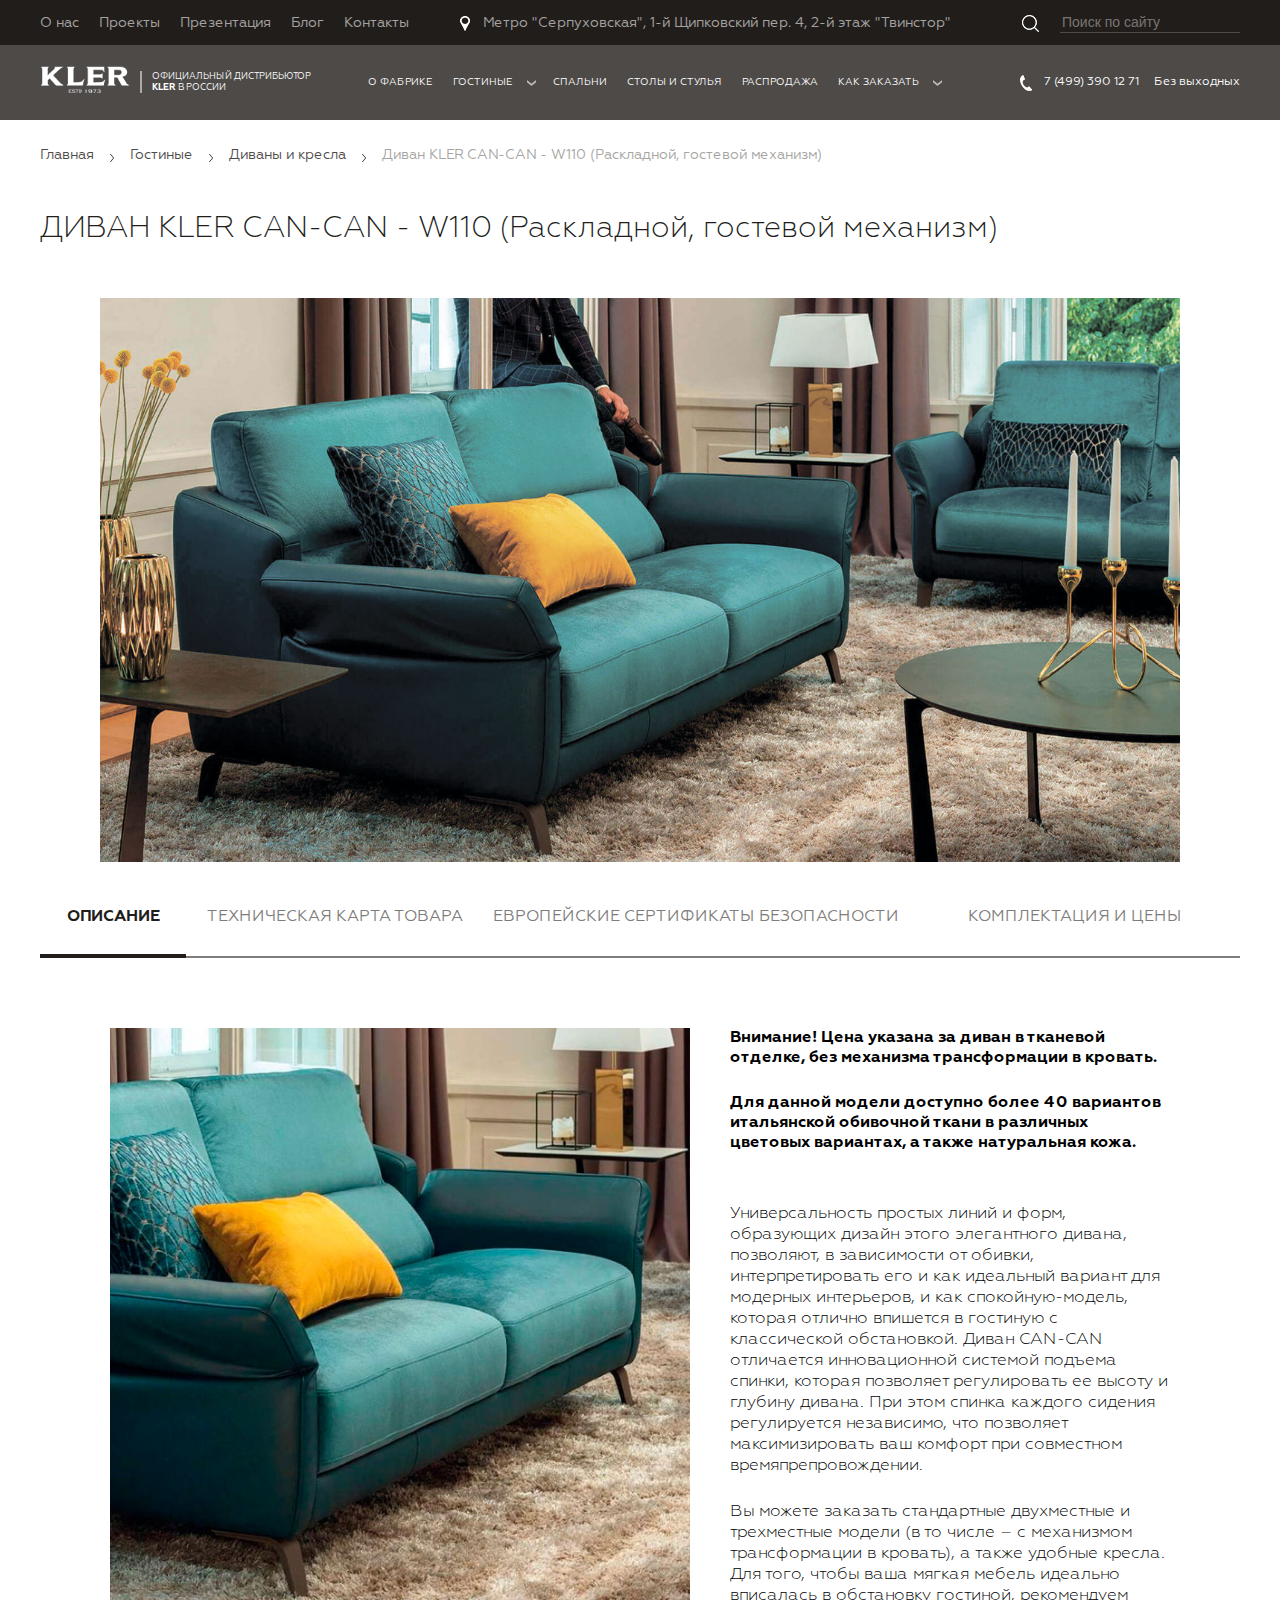
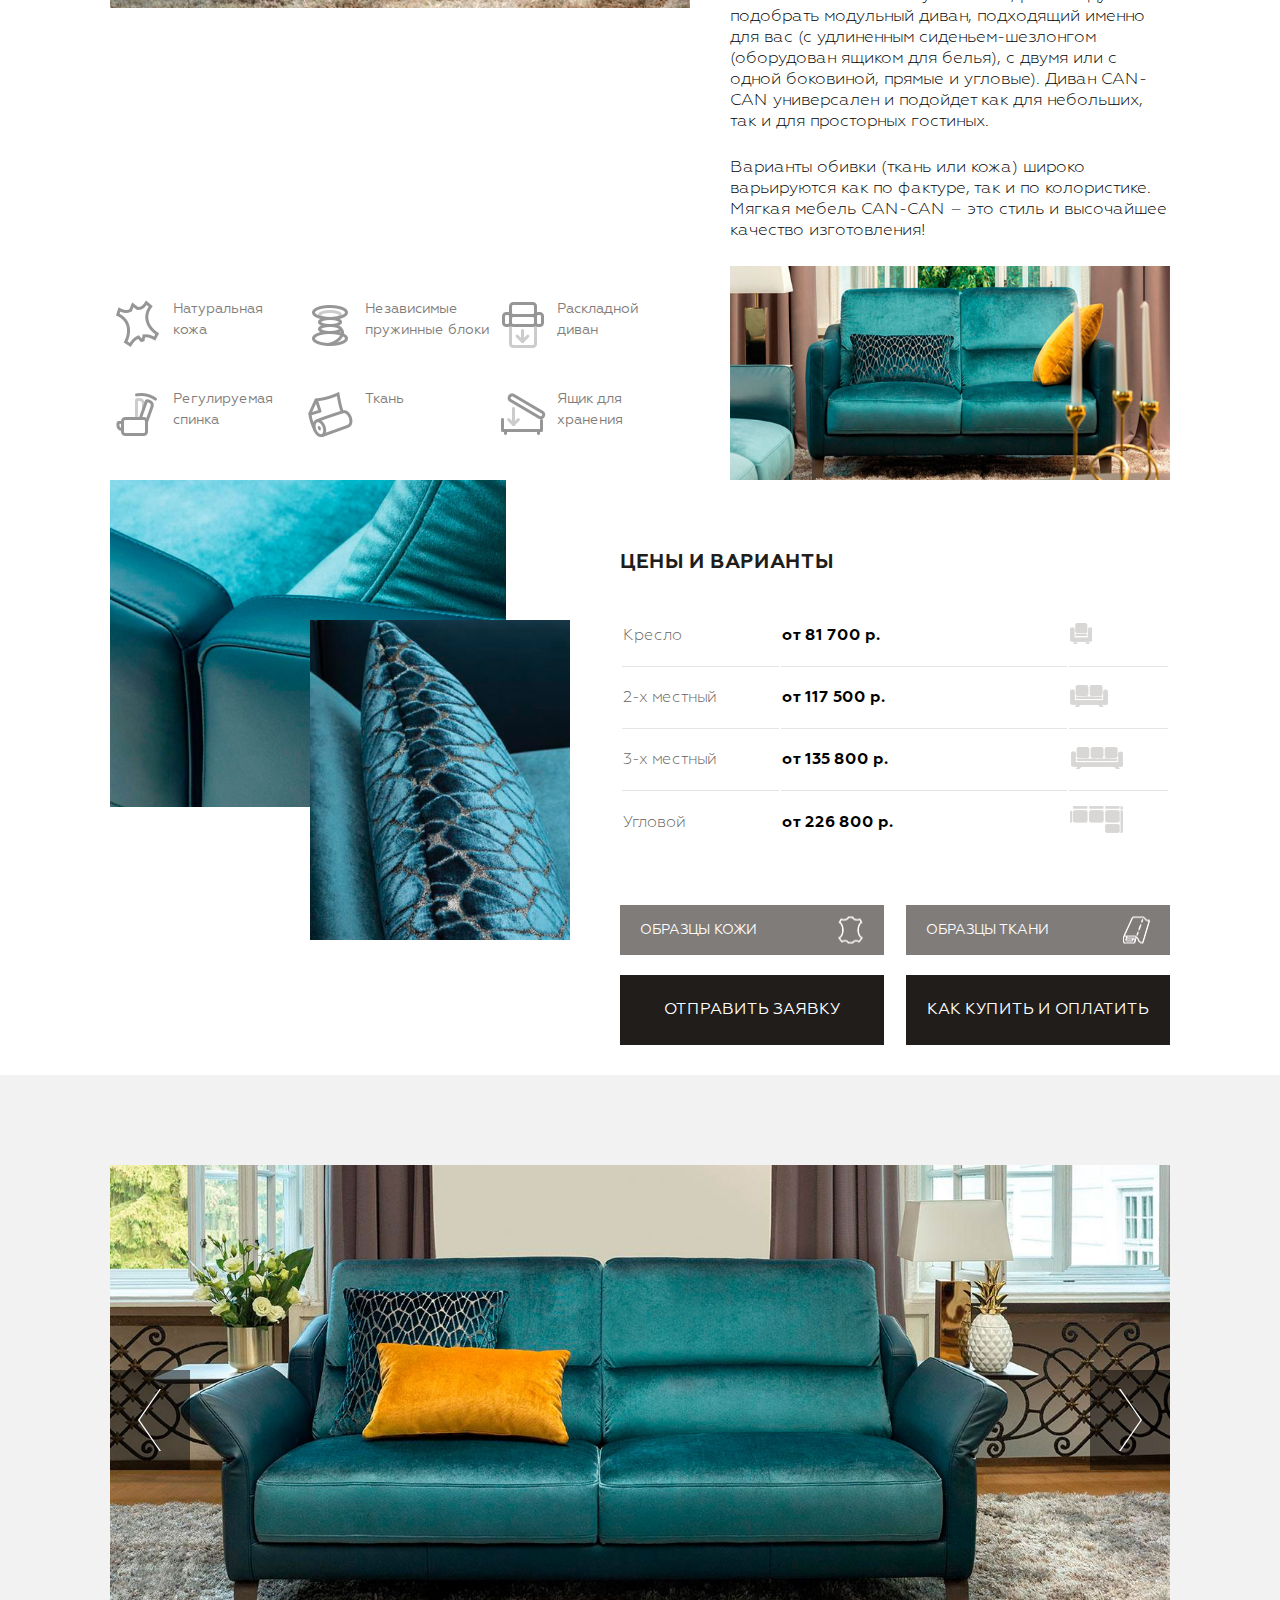
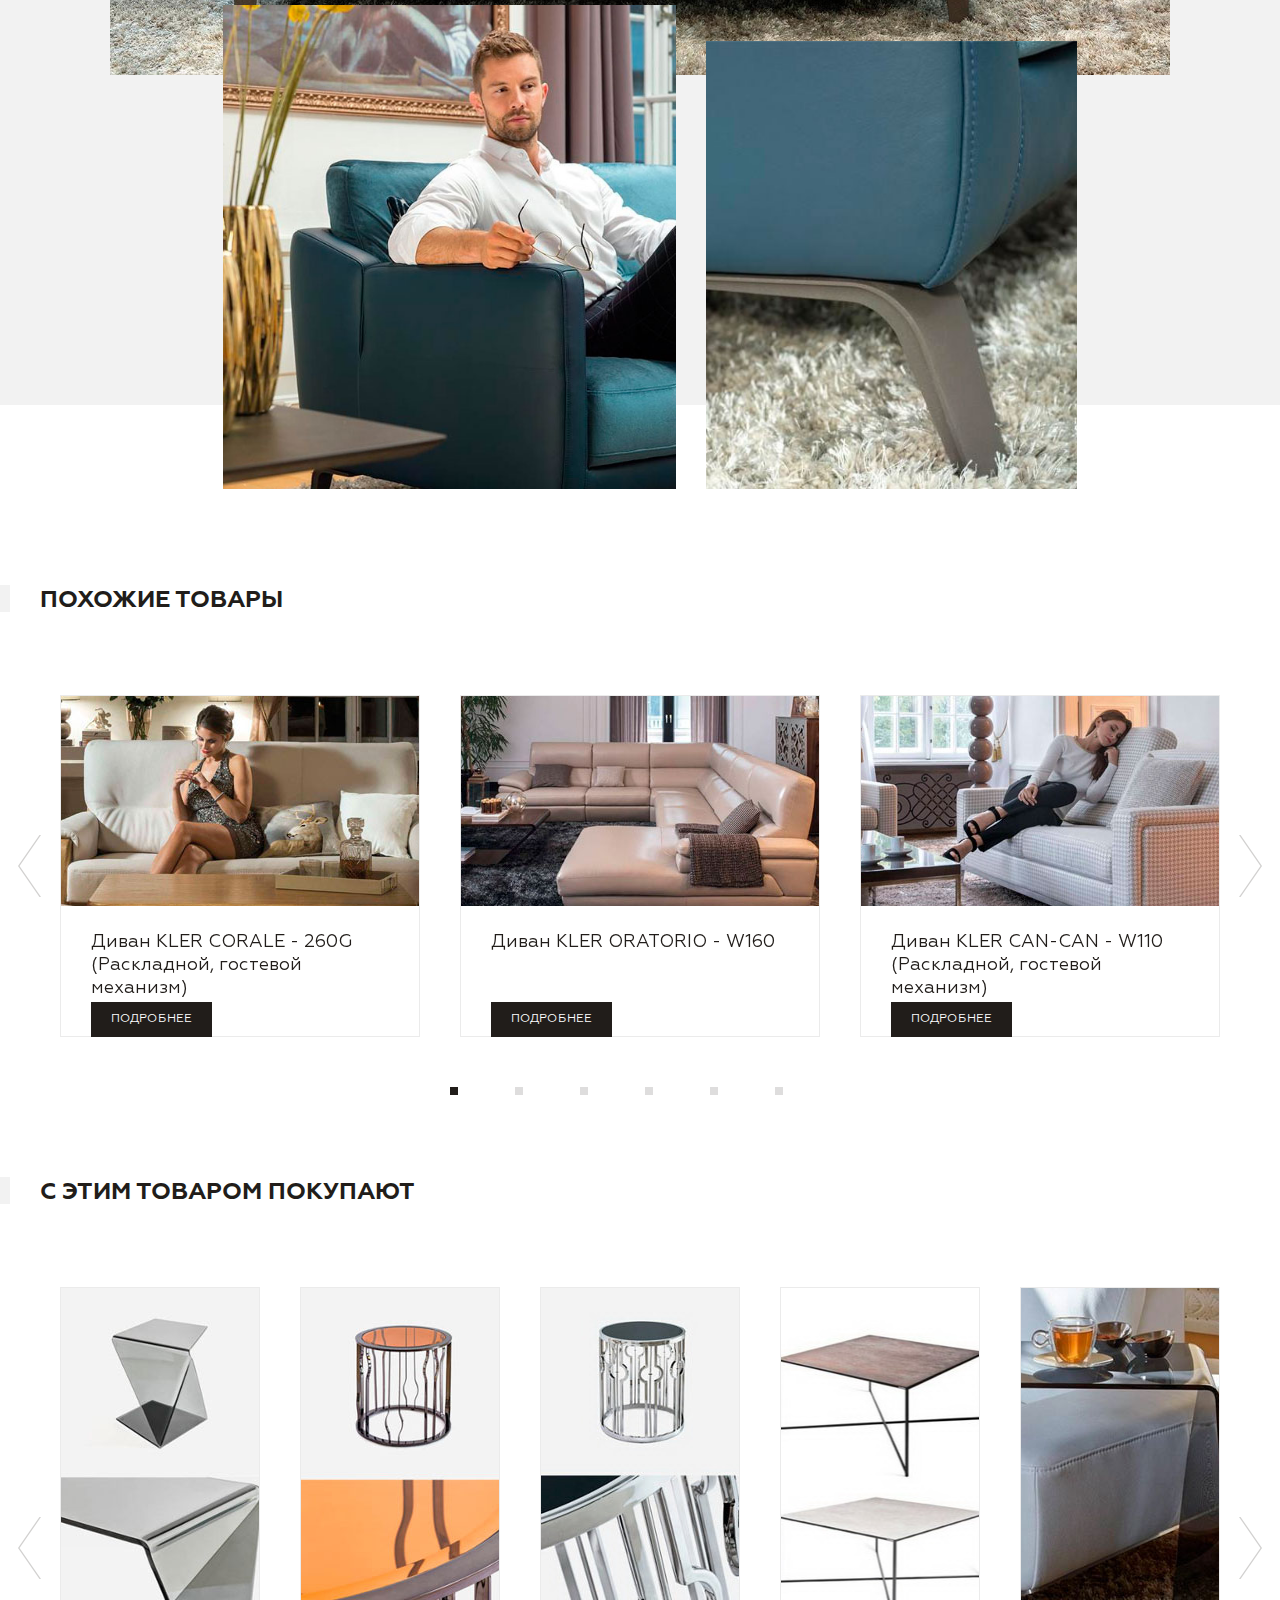
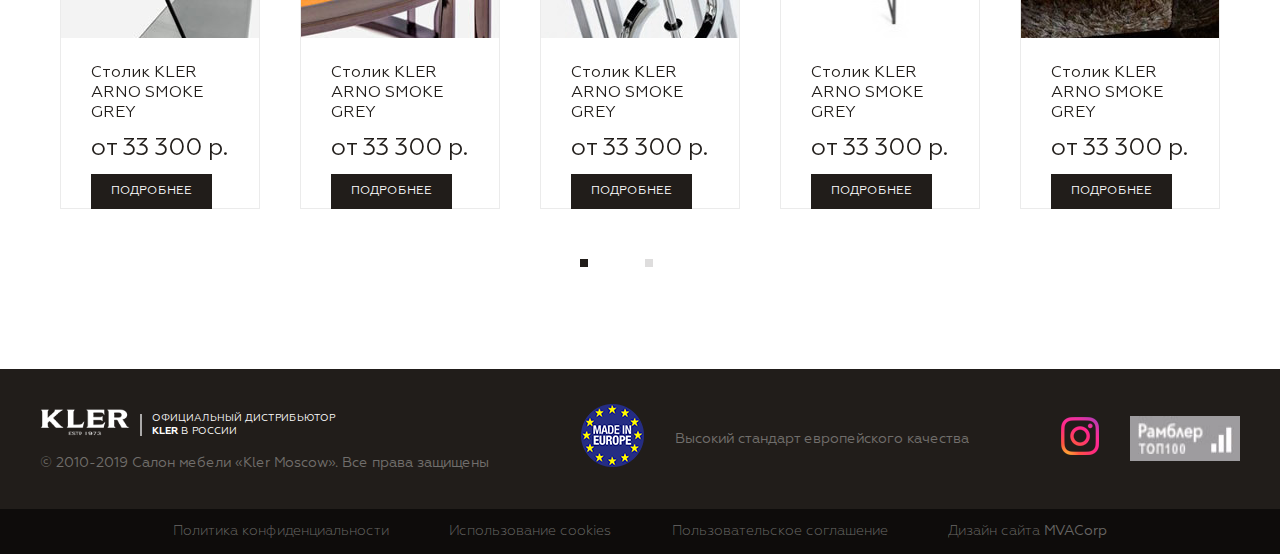
<file: index.html>
<!DOCTYPE html>
<html lang="en">
<head>
	<meta charset="UTF-8">
	<meta name="keywords" content="">
    <meta name="description" content="">
    <meta name="viewport" content="width=device-width, initial-scale=1, maximum-scale=1">
	<title>Карточка товара</title>
	
	<link rel="stylesheet" type="text/css" href="libs/slick/slick.css"/>
	<link rel="stylesheet" type="text/css" href="libs/slick/slick-theme.css"/>
	<link rel="stylesheet" href="fonts/stylesheet.css">
	<link rel="stylesheet" href="card.css">
</head>
<body>

	<header class="desktop">
		<div class="topbar">
			<div class="content_wrap">
				<ul class="navbar">
					<li><a href="#">О нас</a></li>
					<li><a href="#">Проекты</a></li>
					<li><a href="#">Презентация</a></li>
					<li><a href="#">Блог</a></li>
					<li><a href="#">Контакты</a></li>
				</ul>
				<div class="adress"><span>Метро "Серпуховская", 1-й Щипковский пер. 4, 2-й этаж "Твинстор"</span></div>
				<div class="search_input-wrap">
					<button><img src="img/search_icon-white.png" alt="search"></button>
					<input type="text" placeholder="Поиск по сайту">
				</div>
			</div>
		</div>
		<div class="header">
			<div class="content_wrap">
				<div class="logo_wrap">
					<div class="logo"><img src="img/logo_white.png" alt="KLER"></div>
					<div class="logo_divider"></div>
					<span class="logo_text">официальный  дистрибьютор<br><b>Kler</b>  в  России</span>
				</div>
				<div class="menu">
					<ul>
						<li><a href="#">О фабрике</a></li>
						<li>
							<a href="#">Гостиные</a>
							<div class="dropdown_menu">
								<ul>
									<li><a href="#">Диваны и кресла</a></li>
									<li><a href="#">Столики</a></li>
									<li><a href="#">Мебель для гостиной</a></li>
									<li><a href="#">Реклайнеры</a></li>
									<li><a href="#">Пуфики</a></li>
								</ul>
							</div>
						</li>
						<li><a href="#">Спальни</a></li>
						<li><a href="#">Столы и стулья</a></li>
						<li><a href="#">Распродажа</a></li>
						<li>
							<a href="#">Как заказать</a>
							<div class="dropdown_menu">
								<ul>
									<li><a href="#">Тут можно</a></li>
									<li><a href="#">Написать</a></li>
									<li><a href="#">Что нибудь</a></li>
									<li><a href="#">Своё)</a></li>
								</ul>
							</div>
						</li>
					</ul>
				</div>
				<div class="phone_wrap">
					<a href="tel:84993901271">7 (499) 390 12 71</a>
					<span>Без выходных</span>
				</div>
			</div>
		</div>
	</header>
	<header class="mobile">
		<div class="hamburger_wrap">
			<div class="hamburger">
				<span></span>
				<span></span>
				<span></span>
			</div>
		</div>
		<div class="logo_wrap">
			<img src="img/logo_white.png" alt="">
		</div>
		<div class="icon_wrap">
			<div class="location_block"><img src="img/location_icon-white.png" alt=""></div>
			<div class="phone_block"><img src="img/phone_icon-white.png" alt=""></div>
			<div class="search_block"><img src="img/search_icon-white.png" alt=""></div>
		</div>
		<div class="popup" id="locationPopup">
			<div class="adress"><span>Метро "Серпуховская", 1-й Щипковский пер. 4, 2-й этаж "Твинстор"</span></div>
			<div class="close"><span></span><span></span></div>
		</div>
		<div class="popup" id="phonePopup">
			<a href="tel:84993901271">7 (499) 390 12 71</a>
			<div class="close"><span></span><span></span></div>
		</div>
		<div class="popup" id="searchPopup">
			<div class="search_input-wrap">
				<button><img src="img/search_icon-white.png" alt="search"></button>
				<input type="text" placeholder="Поиск по сайту">
			</div>
			<div class="close"><span></span><span></span></div>
		</div>
		<div class="popup" id="mobileMenu">
			<div class="close"><span></span><span></span></div>
			<ul>
				<li><a href="#">О фабрике</a></li>
				<li>
					<a href="#">Гостиные</a>
					<ul class="submenu">
						<li><a href="#">Диваны и кресла</a></li>
						<li><a href="#">Столики</a></li>
						<li><a href="#">Мебель для гостиной</a></li>
						<li><a href="#">Реклайнеры</a></li>
						<li><a href="#">Пуфики</a></li>
					</ul>
				</li>
				<li><a href="#">Спальни</a></li>
				<li><a href="#">Столы и стулья</a></li>
				<li><a href="#">Распродажа</a></li>
				<li><a href="#">Как заказать</a></li>
			</ul>
			<ul>
				<li><a href="#">О нас</a></li>
				<li><a href="#">Проекты</a></li>
				<li><a href="#">Презентация</a></li>
				<li><a href="#">Блог</a></li>
				<li><a href="#">Контакты</a></li>
			</ul>
		</div>
	</header>
	
	<section class="breadcrumbs_section">
		<div class="content_wrap">
			<ul class="breadcrumbs">
				<li><a href="index.html">Главная</a></li>
				<li><a href="">Гостиные</a></li>
				<li><a href="">Диваны и кресла</a></li>
				<li><a href="#">Диван KLER CAN-CAN - W110 (Раскладной, гостевой механизм)</a></li>
			</ul>
		</div>
	</section>
	<section class="cardBody">
		<div class="content_wrap">
			<h1>ДИВАН KLER CAN-CAN - W110 (Раскладной, гостевой механизм)</h1>
			<img src="img/item_main_110.jpg" alt="Диван KLER CAN-CAN - W110" class="mainPhoto">
		</div>
		<div class="tabs_wrap active">
			<div class="content_wrap">
				<div class="tabs_triggers">
					<div class="bottom_bar"></div>
					<div class="tab active" id="descriptionTrigger">Описание</div>
					<div class="tab" id="cardTrigger">Техническая карта товара</div>
					<div class="tab" id="certificatesTrigger">Европейские сертификаты безопасности</div>
					<div class="tab" id="priceTrigger">комплектация и цены</div>
				</div>
				<div class="tabs_content">
					<div class="tab_content active" id="descriptionTab">
						<div class="text_info">
							<img src="img/description_text_img-item1.jpg" alt="Крутой диван!">
							<p>
							<span class="mobile title">описание</span>
							<span class="bold">Внимание! Цена указана за диван в тканевой отделке,  без механизма трансформации в кровать.</span>
							<span class="bold doubleGap">Для данной модели доступно более 40 вариантов итальянской обивочной ткани в различных цветовых вариантах, а также натуральная кожа.</span>
							<span>Универсальность простых линий и форм, образующих дизайн этого элегантного дивана, позволяют, в зависимости от обивки, интерпретировать его и как идеальный вариант для модерных интерьеров, и как спокойную-модель, которая отлично впишется в гостиную с классической обстановкой. Диван CAN-CAN отличается инновационной системой подъема спинки, которая позволяет регулировать ее высоту и глубину дивана. При этом спинка каждого сидения регулируется независимо, что позволяет максимизировать ваш комфорт при совместном времяпрепровождении. </span>
							<span>Вы можете заказать стандартные двухместные и трехместные модели (в то числе – с механизмом трансформации в кровать), а также удобные кресла. Для того, чтобы ваша мягкая мебель идеально вписалась в обстановку гостиной, рекомендуем подобрать модульный диван, подходящий именно для вас (с удлиненным сиденьем-шезлонгом (оборудован ящиком для белья), с двумя или с одной боковиной, прямые и угловые). Диван CAN-CAN универсален и подойдет как для небольших, так и для просторных гостиных. </span>
							<span>Варианты обивки (ткань или кожа) широко варьируются как по фактуре, так и по колористике. Мягкая мебель CAN-CAN – это стиль и высочайшее качество изготовления!</span></p>
						</div>
						<div class="infograph">
							<table class="desktop">
								<tr>
									<td><img src="img/description_icon-leather.png"><span>Натуральная<br>кожа</span></td>
									<td><img src="img/description_icon-sprung.png"><span>Независимые<br>пружинные блоки</span></td>
									<td><img src="img/description_icon-transform.png"><span>Раскладной<br>диван</span></td>
								</tr>
								<tr>
									<td><img src="img/description_icon-regulation.png"><span>Регулируемая<br>спинка</span></td>
									<td><img src="img/description_icon-textile.png"><span>Ткань</span></td>
									<td><img src="img/description_icon-storagebox.png"><span>Ящик для<br>хранения</span></td>
								</tr>
							</table>
							<table class="mobile">
								<tbody>
									<tr>
										<td><img src="img/description_icon-leather.png"><span>Натуральная<br>кожа</span></td>
										<td><img src="img/description_icon-sprung.png"><span>Независимые<br>пружинные блоки</span></td>
									</tr>
									<tr>
										<td><img src="img/description_icon-transform.png"><span>Раскладной<br>диван</span></td>
										<td><img src="img/description_icon-regulation.png"><span>Регулируемая<br>спинка</span></td>
									</tr>
									<tr>
										<td><img src="img/description_icon-textile.png"><span>Ткань</span></td>
										<td><img src="img/description_icon-storagebox.png"><span>Ящик для<br>хранения</span></td>
									</tr>
								</tbody>
							</table>
							<img src="img/description_text_img-item2.jpg" alt="Крутой диван!">
						</div>
						<div class="priceAndOptions">
							<div class="img_wrap">
								<img src="img/description_text_img-item3.jpg" alt="">
								<img src="img/description_text_img-item4.jpg" alt="">
							</div>
							<div class="table_wrap">
								<div class="title">цены и варианты</div>
								<table>
									<tr>
										<td>Кресло</td>
										<td>от 81 700 р.</td>
										<td><img src="img/description_icon-1seat.png" alt="Кресло"></td>
									</tr>
									<tr>
			
										<td>2-х местный</td>
										<td>от 117 500 р.</td>
										<td><img src="img/description_icon-2seats.png" alt="2-х местный"></td>
									</tr>
									<tr>
										<td>3-х местный</td>
										<td>от 135 800 р.</td>
										<td><img src="img/description_icon-3seats.png" alt="3-х местный"></td>
									</tr>
									<tr>
										<td>Угловой</td>
										<td>от 226 800 р.</td>
										<td><img src="img/description_icon-4seats.png" alt="Угловой"></td>
									</tr>
								</table>
								<div class="examples_wrap">
									<a href="#"><span>Образцы кожи</span></a>
									<a href="#"><span>Образцы ткани</span></a>
								</div>
								<div class="buttons_wrap">
									<a href="#">отправить заявку</a>
									<a href="#">как купить и оплатить</a>
								</div>
							</div>
						</div>
						<div class="carousel">
							<div><img src="img/description_slide-1.jpg" alt=""></div>
							<div><img src="img/description_slide-1.jpg" alt=""></div>
							<div><img src="img/description_slide-1.jpg" alt=""></div>
							<div><img src="img/description_slide-1.jpg" alt=""></div>
							<div><img src="img/description_slide-1.jpg" alt=""></div>
						</div>
						<div class="bottom_wrap">
							<div class="leftPart">
								<img src="img/description_text_img-item5.jpg" alt="">
							</div>
							<div class="rightPart">
								<img src="img/description_text_img-item6.jpg" alt="">
							</div>
						</div>
					</div>
					<div class="tab_content" id="cardTab">
						<img src="img/technical_card.jpg" alt="">
					</div>
					<div class="tab_content" id="certificatesTab">
						<div class="mobile title">европейские сертификаты безопасности</div>
						<div class="certificate_row">
							<div class="img_wrap"><img src="img/euro_certificate.jpg" alt=""></div>
							<div class="img_wrap"><img src="img/euro_certificate.jpg" alt=""></div>
							<div class="img_wrap"><img src="img/euro_certificate.jpg" alt=""></div>
							<div class="img_wrap"><img src="img/euro_certificate.jpg" alt=""></div>
						</div>
					</div>
					<div class="tab_content" id="priceTab">
						<table class="desktop">
							<tr>
								<th>Модель</th>
								<th>Описание</th>
								<th>Размеры</th>
								<th>Артикул</th>
								<th>Цена</th>
							</tr>
							<tr>
								<td><img src="img/price_icon-chest2.jpg" alt=""></td>
								<td><span>Комод с двумя выдвижными ящиками</span></td>
								<td>В51 x  Ш88 x  Г44 (cm)</td>
								<td>K1S2</td>
								<td>63 200 руб.</td>
							</tr>
							<tr>
								<td><img src="img/price_icon-chest2.jpg" alt=""></td>
								<td><span>Комод с двумя выдвижными ящиками</span></td>
								<td>В51 x  Ш88 x  Г44 (cm)</td>
								<td>K1S2</td>
								<td>63 200 руб.</td>
							</tr>
							<tr>
								<td><img src="img/price_icon-chest2.jpg" alt=""></td>
								<td><span>Комод с двумя выдвижными ящиками</span></td>
								<td>В51 x  Ш88 x  Г44 (cm)</td>
								<td>K1S2</td>
								<td>63 200 руб.</td>
							</tr>
						</table>
						<div class="mobile title">комплектация и цены</div>
						<table class="mobile_table">
							<tbody>
								<tr>
									<td><img src="img/price_icon-chest2.jpg" alt=""></td>
									<td>
										<div class="name">Комод с двумя выдвижными ящиками</div>
										<div class="code">K1S2</div>
										<div class="parameters">В51 x  Ш88 x  Г44 (cm)</div>
										<div class="price">63 200 руб.</div>
									</td>
								</tr>
								<tr>
									<td><img src="img/price_icon-chest2.jpg" alt=""></td>
									<td>
										<div class="name">Комод с двумя выдвижными ящиками</div>
										<div class="code">K1S2</div>
										<div class="parameters">В51 x  Ш88 x  Г44 (cm)</div>
										<div class="price">63 200 руб.</div>
									</td>
								</tr>
								<tr>
									<td><img src="img/price_icon-chest2.jpg" alt=""></td>
									<td>
										<div class="name">Комод с двумя выдвижными ящиками</div>
										<div class="code">K1S2</div>
										<div class="parameters">В51 x  Ш88 x  Г44 (cm)</div>
										<div class="price">63 200 руб.</div>
									</td>
								</tr>
							</tbody>
						</table>
					</div>
				</div>
			</div>
		</div>
	</section>
	<section class="similar_slider-wrap">
		<div class="content_wrap">
			<h2>похожие товары</h2>
			<div class="slider_wrap" id="similarGoods">
				<div>
					<div class="img_wrap"><img src="img/similargoods_slide-1.jpg" alt=""></div>
					<div class="link_wrap">
						<h3>Диван KLER CORALE - 260G (Раскладной, гостевой механизм)</h3>
						<a href="#">подробнее</a>
					</div>
				</div>
				<div>
					<div class="img_wrap"><img src="img/similargoods_slide-2.jpg" alt=""></div>
					<div class="link_wrap">
						<h3>Диван KLER ORATORIO - W160</h3>
						<a href="#">подробнее</a>
					</div>
				</div>
				<div>
					<div class="img_wrap"><img src="img/similargoods_slide-3.jpg" alt=""></div>
					<div class="link_wrap">
						<h3>Диван KLER CAN-CAN - W110 (Раскладной, гостевой механизм)</h3>
						<a href="#">подробнее</a>
					</div>
				</div>
				<div>
					<div class="img_wrap"><img src="img/similargoods_slide-1.jpg" alt=""></div>
					<div class="link_wrap">
						<h3>Диван KLER CORALE - 260G (Раскладной, гостевой механизм)</h3>
						<a href="#">подробнее</a>
					</div>
				</div>
				<div>
					<div class="img_wrap"><img src="img/similargoods_slide-2.jpg" alt=""></div>
					<div class="link_wrap">
						<h3>Диван KLER ORATORIO - W160</h3>
						<a href="#">подробнее</a>
					</div>
				</div>
				<div>
					<div class="img_wrap"><img src="img/similargoods_slide-3.jpg" alt=""></div>
					<div class="link_wrap">
						<h3>Диван KLER CAN-CAN - W110 (Раскладной, гостевой механизм)</h3>
						<a href="#">подробнее</a>
					</div>
				</div>
			</div>
			<div class="button_showMore">показать еще</div>
		</div>			
	</section>
	<section class="anotherGoods">
		<div class="content_wrap">
			<h2>с этим товаром покупают</h2>
			<div id="anotherGoods_slider">
				<div>
					<div class="img_wrap"><img src="img/anothergoods_slide-1.jpg" alt=""></div>
					<div class="link_wrap">
						<h3>Столик KLER ARNO SMOKE GREY</h3>
						<div class="price">от  33 300 р.</div>
						<a href="#">подробнее</a>
					</div>
				</div>
				<div>
					<div class="img_wrap"><img src="img/anothergoods_slide-2.jpg" alt=""></div>
					<div class="link_wrap">
						<h3>Столик KLER ARNO SMOKE GREY</h3>
						<div class="price">от  33 300 р.</div>
						<a href="#">подробнее</a>
					</div>
				</div>
				<div>
					<div class="img_wrap"><img src="img/anothergoods_slide-3.jpg" alt=""></div>
					<div class="link_wrap">
						<h3>Столик KLER ARNO SMOKE GREY</h3>
						<div class="price">от  33 300 р.</div>
						<a href="#">подробнее</a>
					</div>
				</div>
				<div>
					<div class="img_wrap"><img src="img/anothergoods_slide-4.jpg" alt=""></div>
					<div class="link_wrap">
						<h3>Столик KLER ARNO SMOKE GREY</h3>
						<div class="price">от  33 300 р.</div>
						<a href="#">подробнее</a>
					</div>
				</div>
				<div>
					<div class="img_wrap"><img src="img/anothergoods_slide-5.jpg" alt=""></div>
					<div class="link_wrap">
						<h3>Столик KLER ARNO SMOKE GREY</h3>
						<div class="price">от  33 300 р.</div>
						<a href="#">подробнее</a>
					</div>
				</div>
				<div>
					<div class="img_wrap"><img src="img/anothergoods_slide-1.jpg" alt=""></div>
					<div class="link_wrap">
						<h3>Столик KLER ARNO SMOKE GREY</h3>
						<div class="price">от  33 300 р.</div>
						<a href="#">подробнее</a>
					</div>
				</div>
				<div>
					<div class="img_wrap"><img src="img/anothergoods_slide-2.jpg" alt=""></div>
					<div class="link_wrap">
						<h3>Столик KLER ARNO SMOKE GREY</h3>
						<div class="price">от  33 300 р.</div>
						<a href="#">подробнее</a>
					</div>
				</div>
				<div>
					<div class="img_wrap"><img src="img/anothergoods_slide-3.jpg" alt=""></div>
					<div class="link_wrap">
						<h3>Столик KLER ARNO SMOKE GREY</h3>
						<div class="price">от  33 300 р.</div>
						<a href="#">подробнее</a>
					</div>
				</div>
				<div>
					<div class="img_wrap"><img src="img/anothergoods_slide-4.jpg" alt=""></div>
					<div class="link_wrap">
						<h3>Столик KLER ARNO SMOKE GREY</h3>
						<div class="price">от  33 300 р.</div>
						<a href="#">подробнее</a>
					</div>
				</div>
				<div>
					<div class="img_wrap"><img src="img/anothergoods_slide-5.jpg" alt=""></div>
					<div class="link_wrap">
						<h3>Столик KLER ARNO SMOKE GREY</h3>
						<div class="price">от  33 300 р.</div>
						<a href="#">подробнее</a>
					</div>
				</div>
			</div>
			<div class="button_showMore">показать еще</div>
		</div>
	</section>
	<footer>
		<div class="top_part">
			<div class="content_wrap">
				<div class="logo_block">
					<div class="logo_wrap">
						<div class="logo"><img src="img/logo_white.png" alt="KLER"></div>
						<div class="logo_divider"></div>
						<span class="logo_text">официальный  дистрибьютор<br><b>Kler</b>  в  России</span>
					</div>
					<div class="copyright">© 2010-2019 Салон мебели «Kler Moscow». Все права защищены</div>
				</div>
				<div class="quality_block">
					<div class="logo"><img src="img/made_in_europe.png" alt=""></div>
					<div class="text">Высокий стандарт европейского качества</div>
				</div>
				<div class="icons_block">
					<a href="#"><img src="img/insta_icon.png" alt=""></a>
					<div class="metrics"><img src="img/rambler_metric.jpg" alt=""></div>
				</div>
			</div>
		</div>
		<div class="bottom_part">
			<div class="content_wrap">
				<a href="#">Политика конфиденциальности</a>
				<a href="#">Использование cookies</a>
				<a href="#">Пользовательское соглашение</a>
				<a href="#">Дизайн сайта <b>MVACorp</b></a>
			</div>
		</div>
	</footer>

	<script src="https://ajax.googleapis.com/ajax/libs/jquery/3.4.1/jquery.min.js"></script>
	<script type="text/javascript" src="libs/slick/slick.min.js"></script>
	<script src="card.js"></script>
</body>
</html>
</file>
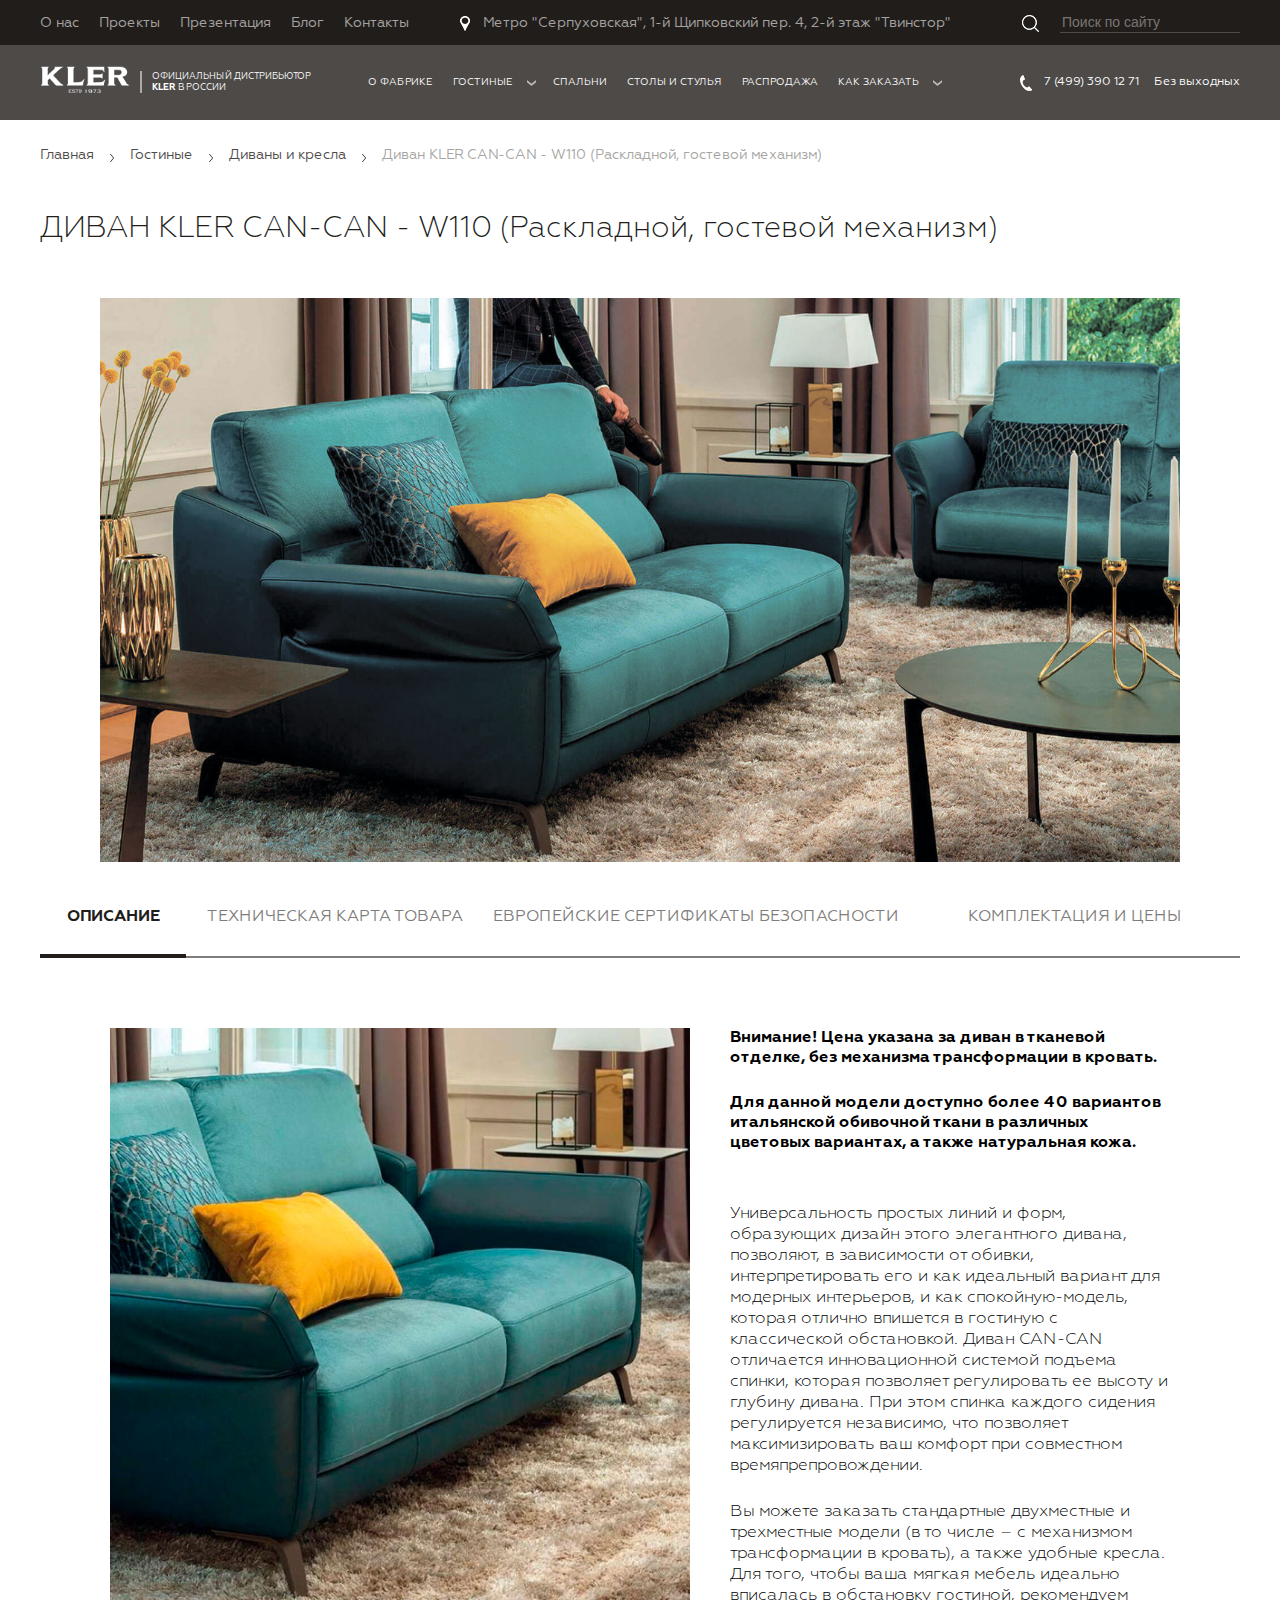
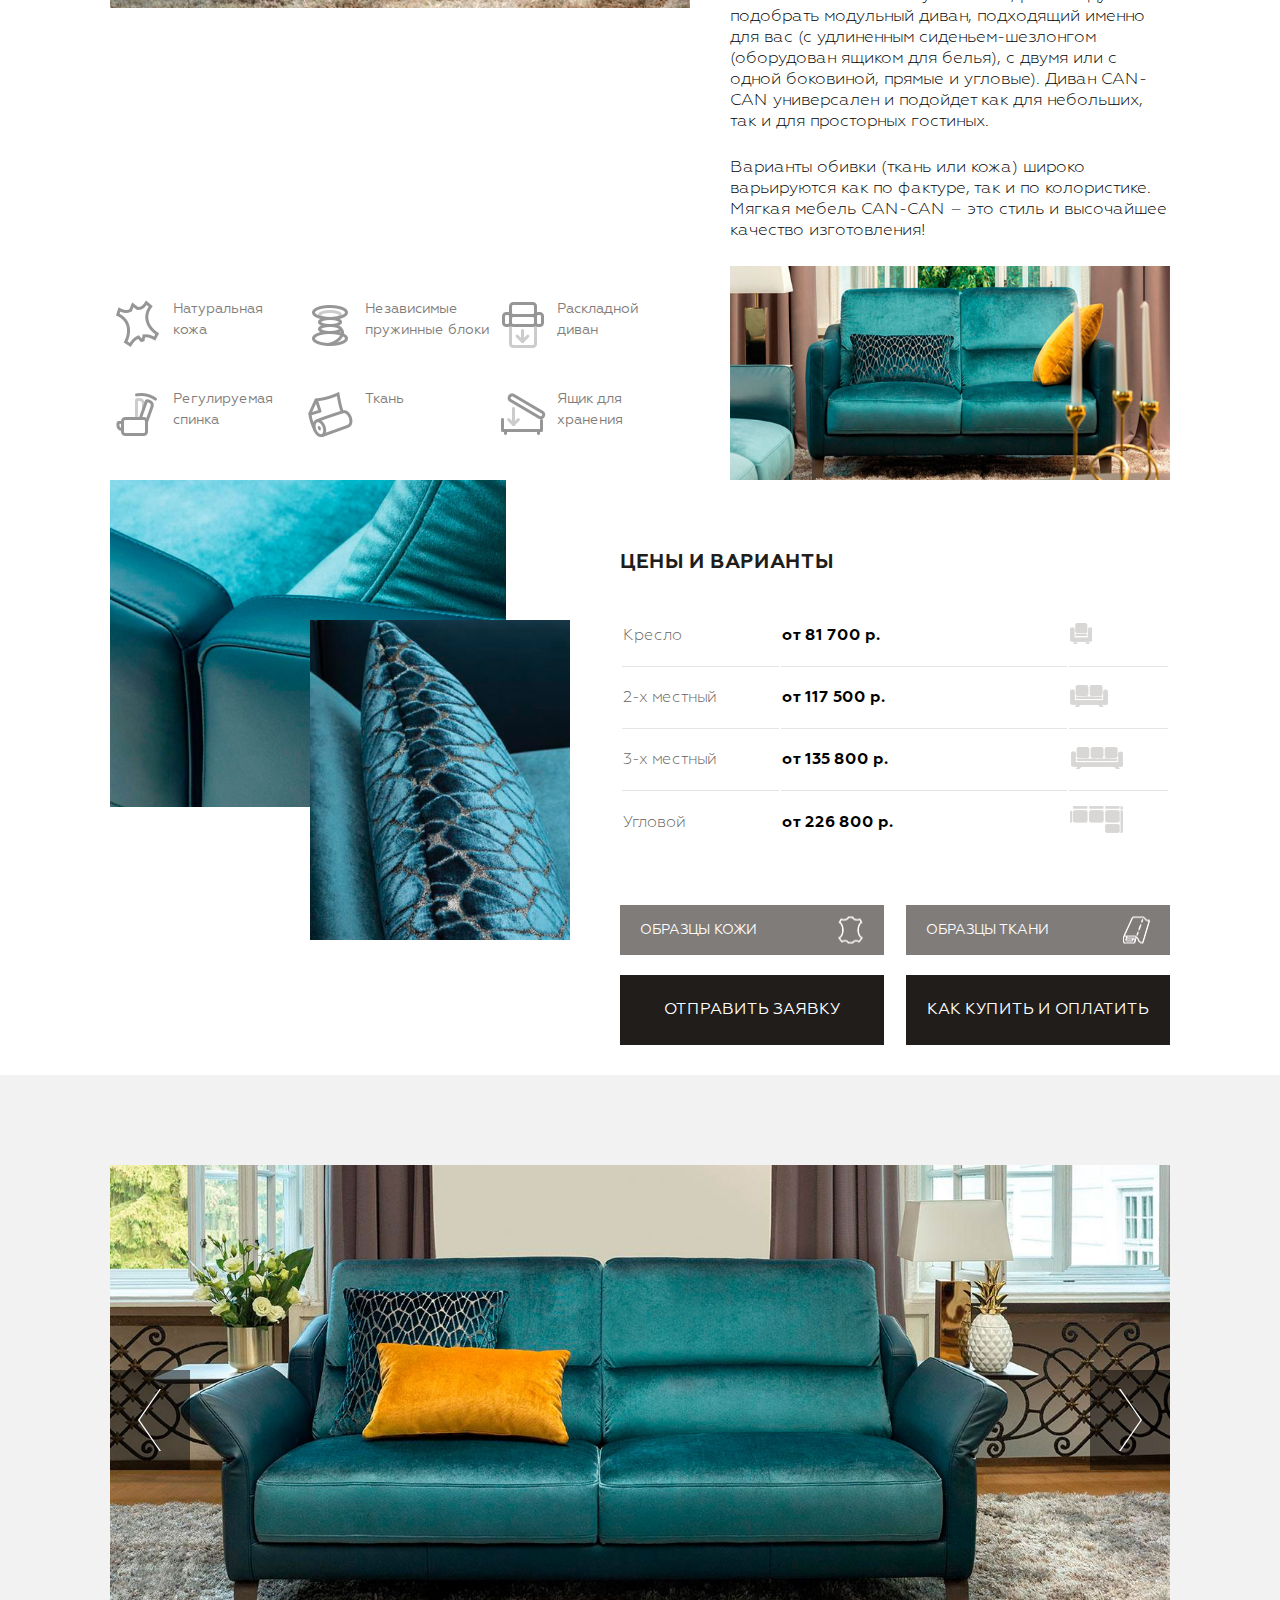
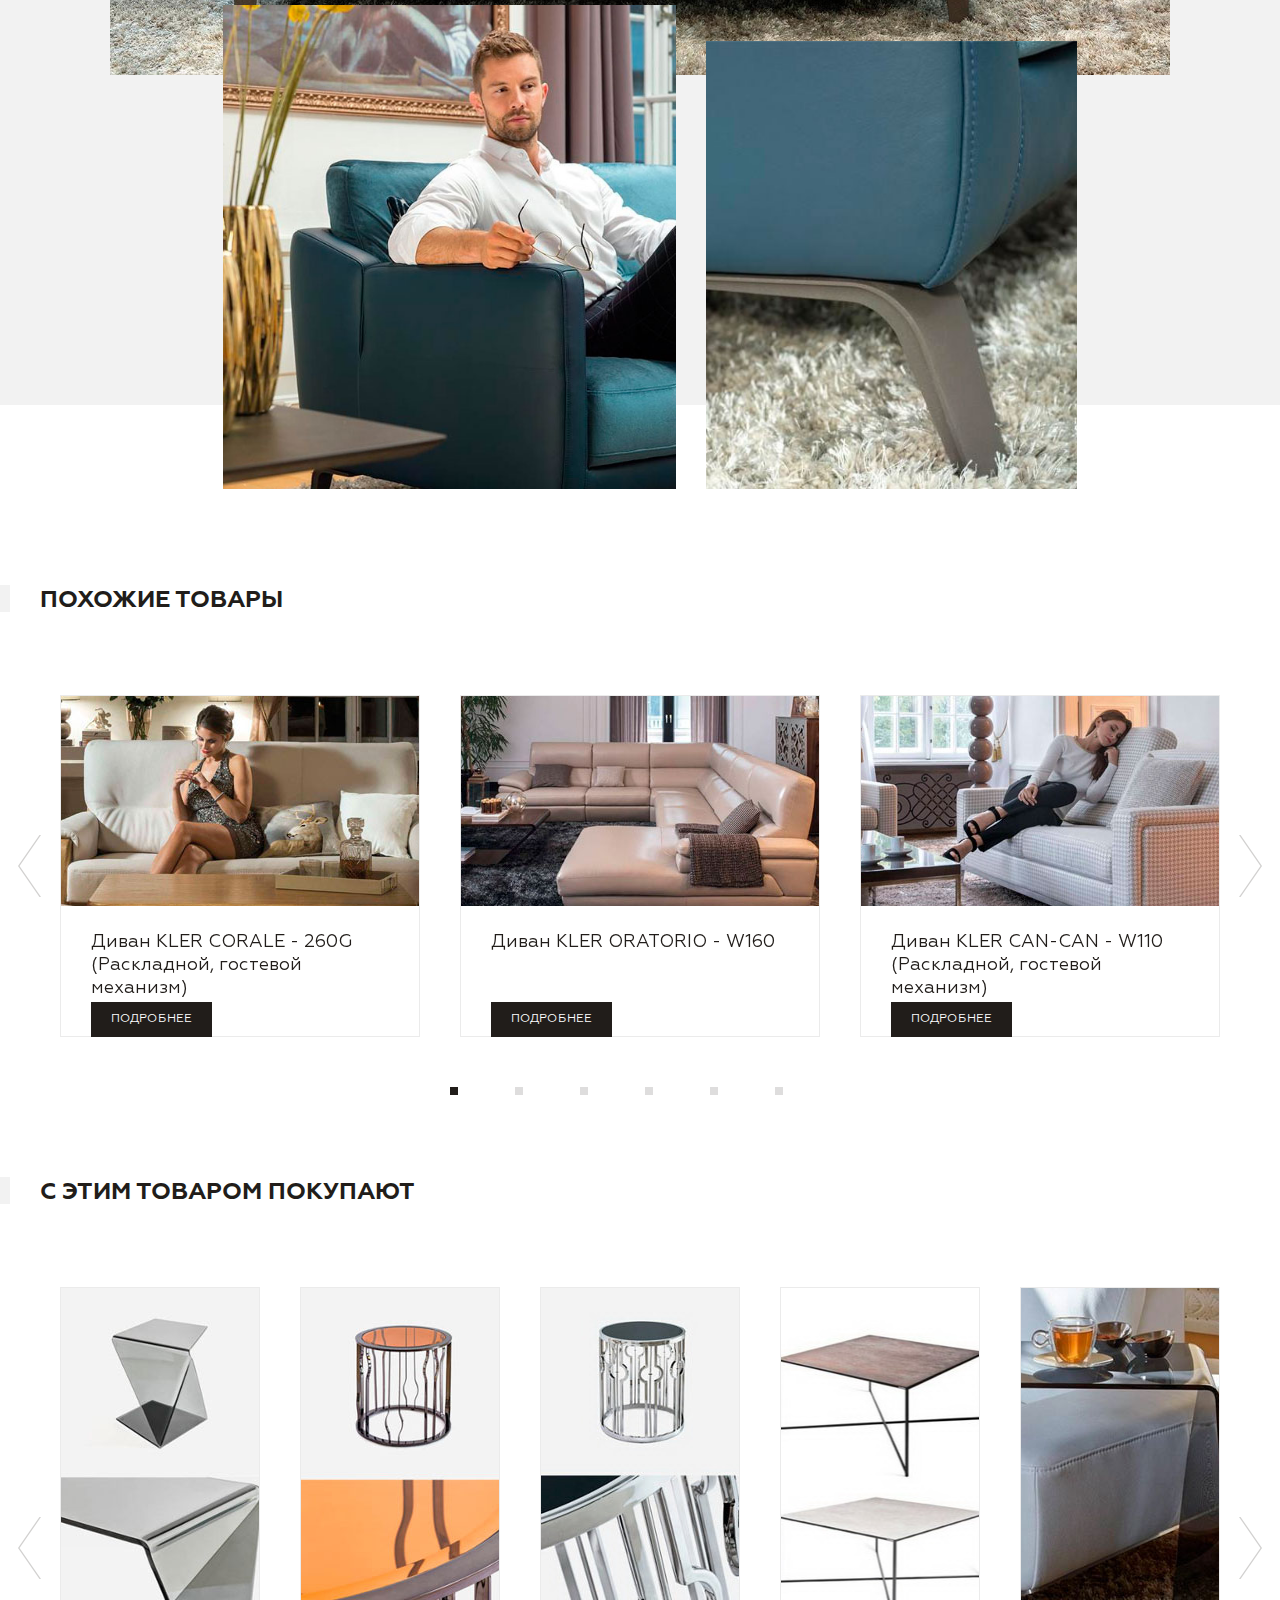
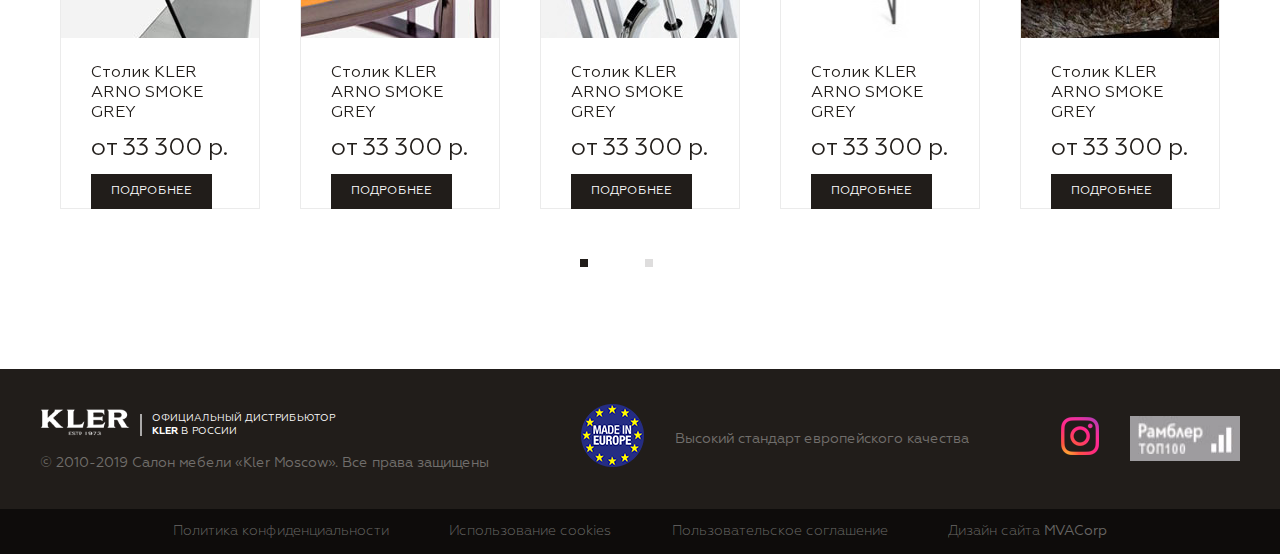
<file: card.html>
<!DOCTYPE html>
<html lang="en">
<head>
	<meta charset="UTF-8">
	<meta name="keywords" content="">
    <meta name="description" content="">
    <meta name="viewport" content="width=device-width, initial-scale=1, maximum-scale=1">
	<title>Карточка товара</title>
	
	<link rel="stylesheet" type="text/css" href="libs/slick/slick.css"/>
	<link rel="stylesheet" type="text/css" href="libs/slick/slick-theme.css"/>
	<link rel="stylesheet" href="fonts/stylesheet.css">
	<link rel="stylesheet" href="card.css">
</head>
<body>

	<header class="desktop">
		<div class="topbar">
			<div class="content_wrap">
				<ul class="navbar">
					<li><a href="#">О нас</a></li>
					<li><a href="#">Проекты</a></li>
					<li><a href="#">Презентация</a></li>
					<li><a href="#">Блог</a></li>
					<li><a href="#">Контакты</a></li>
				</ul>
				<div class="adress"><span>Метро "Серпуховская", 1-й Щипковский пер. 4, 2-й этаж "Твинстор"</span></div>
				<div class="search_input-wrap">
					<button><img src="img/search_icon-white.png" alt="search"></button>
					<input type="text" placeholder="Поиск по сайту">
				</div>
			</div>
		</div>
		<div class="header">
			<div class="content_wrap">
				<div class="logo_wrap">
					<div class="logo"><img src="img/logo_white.png" alt="KLER"></div>
					<div class="logo_divider"></div>
					<span class="logo_text">официальный  дистрибьютор<br><b>Kler</b>  в  России</span>
				</div>
				<div class="menu">
					<ul>
						<li><a href="#">О фабрике</a></li>
						<li>
							<a href="#">Гостиные</a>
							<div class="dropdown_menu">
								<ul>
									<li><a href="#">Диваны и кресла</a></li>
									<li><a href="#">Столики</a></li>
									<li><a href="#">Мебель для гостиной</a></li>
									<li><a href="#">Реклайнеры</a></li>
									<li><a href="#">Пуфики</a></li>
								</ul>
							</div>
						</li>
						<li><a href="#">Спальни</a></li>
						<li><a href="#">Столы и стулья</a></li>
						<li><a href="#">Распродажа</a></li>
						<li>
							<a href="#">Как заказать</a>
							<div class="dropdown_menu">
								<ul>
									<li><a href="#">Тут можно</a></li>
									<li><a href="#">Написать</a></li>
									<li><a href="#">Что нибудь</a></li>
									<li><a href="#">Своё)</a></li>
								</ul>
							</div>
						</li>
					</ul>
				</div>
				<div class="phone_wrap">
					<a href="tel:84993901271">7 (499) 390 12 71</a>
					<span>Без выходных</span>
				</div>
			</div>
		</div>
	</header>
	<header class="mobile">
		<div class="hamburger_wrap">
			<div class="hamburger">
				<span></span>
				<span></span>
				<span></span>
			</div>
		</div>
		<div class="logo_wrap">
			<img src="img/logo_white.png" alt="">
		</div>
		<div class="icon_wrap">
			<div class="location_block"><img src="img/location_icon-white.png" alt=""></div>
			<div class="phone_block"><img src="img/phone_icon-white.png" alt=""></div>
			<div class="search_block"><img src="img/search_icon-white.png" alt=""></div>
		</div>
		<div class="popup" id="locationPopup">
			<div class="adress"><span>Метро "Серпуховская", 1-й Щипковский пер. 4, 2-й этаж "Твинстор"</span></div>
			<div class="close"><span></span><span></span></div>
		</div>
		<div class="popup" id="phonePopup">
			<a href="tel:84993901271">7 (499) 390 12 71</a>
			<div class="close"><span></span><span></span></div>
		</div>
		<div class="popup" id="searchPopup">
			<div class="search_input-wrap">
				<button><img src="img/search_icon-white.png" alt="search"></button>
				<input type="text" placeholder="Поиск по сайту">
			</div>
			<div class="close"><span></span><span></span></div>
		</div>
		<div class="popup" id="mobileMenu">
			<div class="close"><span></span><span></span></div>
			<ul>
				<li><a href="#">О фабрике</a></li>
				<li>
					<a href="#">Гостиные</a>
					<ul class="submenu">
						<li><a href="#">Диваны и кресла</a></li>
						<li><a href="#">Столики</a></li>
						<li><a href="#">Мебель для гостиной</a></li>
						<li><a href="#">Реклайнеры</a></li>
						<li><a href="#">Пуфики</a></li>
					</ul>
				</li>
				<li><a href="#">Спальни</a></li>
				<li><a href="#">Столы и стулья</a></li>
				<li><a href="#">Распродажа</a></li>
				<li><a href="#">Как заказать</a></li>
			</ul>
			<ul>
				<li><a href="#">О нас</a></li>
				<li><a href="#">Проекты</a></li>
				<li><a href="#">Презентация</a></li>
				<li><a href="#">Блог</a></li>
				<li><a href="#">Контакты</a></li>
			</ul>
		</div>
	</header>
	
	<section class="breadcrumbs_section">
		<div class="content_wrap">
			<ul class="breadcrumbs">
				<li><a href="index.html">Главная</a></li>
				<li><a href="">Гостиные</a></li>
				<li><a href="">Диваны и кресла</a></li>
				<li><a href="#">Диван KLER CAN-CAN - W110 (Раскладной, гостевой механизм)</a></li>
			</ul>
		</div>
	</section>
	<section class="cardBody">
		<div class="content_wrap">
			<h1>ДИВАН KLER CAN-CAN - W110 (Раскладной, гостевой механизм)</h1>
			<img src="img/item_main_110.jpg" alt="Диван KLER CAN-CAN - W110" class="mainPhoto">
		</div>
		<div class="tabs_wrap active">
			<div class="content_wrap">
				<div class="tabs_triggers">
					<div class="bottom_bar"></div>
					<div class="tab active" id="descriptionTrigger">Описание</div>
					<div class="tab" id="cardTrigger">Техническая карта товара</div>
					<div class="tab" id="certificatesTrigger">Европейские сертификаты безопасности</div>
					<div class="tab" id="priceTrigger">комплектация и цены</div>
				</div>
				<div class="tabs_content">
					<div class="tab_content active" id="descriptionTab">
						<div class="text_info">
							<img src="img/description_text_img-item1.jpg" alt="Крутой диван!">
							<p>
							<span class="mobile title">описание</span>
							<span class="bold">Внимание! Цена указана за диван в тканевой отделке,  без механизма трансформации в кровать.</span>
							<span class="bold doubleGap">Для данной модели доступно более 40 вариантов итальянской обивочной ткани в различных цветовых вариантах, а также натуральная кожа.</span>
							<span>Универсальность простых линий и форм, образующих дизайн этого элегантного дивана, позволяют, в зависимости от обивки, интерпретировать его и как идеальный вариант для модерных интерьеров, и как спокойную-модель, которая отлично впишется в гостиную с классической обстановкой. Диван CAN-CAN отличается инновационной системой подъема спинки, которая позволяет регулировать ее высоту и глубину дивана. При этом спинка каждого сидения регулируется независимо, что позволяет максимизировать ваш комфорт при совместном времяпрепровождении. </span>
							<span>Вы можете заказать стандартные двухместные и трехместные модели (в то числе – с механизмом трансформации в кровать), а также удобные кресла. Для того, чтобы ваша мягкая мебель идеально вписалась в обстановку гостиной, рекомендуем подобрать модульный диван, подходящий именно для вас (с удлиненным сиденьем-шезлонгом (оборудован ящиком для белья), с двумя или с одной боковиной, прямые и угловые). Диван CAN-CAN универсален и подойдет как для небольших, так и для просторных гостиных. </span>
							<span>Варианты обивки (ткань или кожа) широко варьируются как по фактуре, так и по колористике. Мягкая мебель CAN-CAN – это стиль и высочайшее качество изготовления!</span></p>
						</div>
						<div class="infograph">
							<table class="desktop">
								<tr>
									<td><img src="img/description_icon-leather.png"><span>Натуральная<br>кожа</span></td>
									<td><img src="img/description_icon-sprung.png"><span>Независимые<br>пружинные блоки</span></td>
									<td><img src="img/description_icon-transform.png"><span>Раскладной<br>диван</span></td>
								</tr>
								<tr>
									<td><img src="img/description_icon-regulation.png"><span>Регулируемая<br>спинка</span></td>
									<td><img src="img/description_icon-textile.png"><span>Ткань</span></td>
									<td><img src="img/description_icon-storagebox.png"><span>Ящик для<br>хранения</span></td>
								</tr>
							</table>
							<table class="mobile">
								<tbody>
									<tr>
										<td><img src="img/description_icon-leather.png"><span>Натуральная<br>кожа</span></td>
										<td><img src="img/description_icon-sprung.png"><span>Независимые<br>пружинные блоки</span></td>
									</tr>
									<tr>
										<td><img src="img/description_icon-transform.png"><span>Раскладной<br>диван</span></td>
										<td><img src="img/description_icon-regulation.png"><span>Регулируемая<br>спинка</span></td>
									</tr>
									<tr>
										<td><img src="img/description_icon-textile.png"><span>Ткань</span></td>
										<td><img src="img/description_icon-storagebox.png"><span>Ящик для<br>хранения</span></td>
									</tr>
								</tbody>
							</table>
							<img src="img/description_text_img-item2.jpg" alt="Крутой диван!">
						</div>
						<div class="priceAndOptions">
							<div class="img_wrap">
								<img src="img/description_text_img-item3.jpg" alt="">
								<img src="img/description_text_img-item4.jpg" alt="">
							</div>
							<div class="table_wrap">
								<div class="title">цены и варианты</div>
								<table>
									<tr>
										<td>Кресло</td>
										<td>от 81 700 р.</td>
										<td><img src="img/description_icon-1seat.png" alt="Кресло"></td>
									</tr>
									<tr>
			
										<td>2-х местный</td>
										<td>от 117 500 р.</td>
										<td><img src="img/description_icon-2seats.png" alt="2-х местный"></td>
									</tr>
									<tr>
										<td>3-х местный</td>
										<td>от 135 800 р.</td>
										<td><img src="img/description_icon-3seats.png" alt="3-х местный"></td>
									</tr>
									<tr>
										<td>Угловой</td>
										<td>от 226 800 р.</td>
										<td><img src="img/description_icon-4seats.png" alt="Угловой"></td>
									</tr>
								</table>
								<div class="examples_wrap">
									<a href="#"><span>Образцы кожи</span></a>
									<a href="#"><span>Образцы ткани</span></a>
								</div>
								<div class="buttons_wrap">
									<a href="#">отправить заявку</a>
									<a href="#">как купить и оплатить</a>
								</div>
							</div>
						</div>
						<div class="carousel">
							<div><img src="img/description_slide-1.jpg" alt=""></div>
							<div><img src="img/description_slide-1.jpg" alt=""></div>
							<div><img src="img/description_slide-1.jpg" alt=""></div>
							<div><img src="img/description_slide-1.jpg" alt=""></div>
							<div><img src="img/description_slide-1.jpg" alt=""></div>
						</div>
						<div class="bottom_wrap">
							<div class="leftPart">
								<img src="img/description_text_img-item5.jpg" alt="">
							</div>
							<div class="rightPart">
								<img src="img/description_text_img-item6.jpg" alt="">
							</div>
						</div>
					</div>
					<div class="tab_content" id="cardTab">
						<img src="img/technical_card.jpg" alt="">
						<a href="#">Скачать pdf</a>
					</div>
					<div class="tab_content" id="certificatesTab">
						<div class="mobile title">европейские сертификаты безопасности</div>
						<div class="certificate_row">
							<div class="img_wrap"><img src="img/euro_certificate.jpg" alt=""></div>
							<div class="img_wrap"><img src="img/euro_certificate.jpg" alt=""></div>
							<div class="img_wrap"><img src="img/euro_certificate.jpg" alt=""></div>
							<div class="img_wrap"><img src="img/euro_certificate.jpg" alt=""></div>
						</div>
					</div>
					<div class="tab_content" id="priceTab">
						<table class="desktop">
							<tr>
								<th>Модель</th>
								<th>Описание</th>
								<th>Размеры</th>
								<th>Артикул</th>
								<th>Цена</th>
							</tr>
							<tr>
								<td><img src="img/price_icon-chest2.jpg" alt=""></td>
								<td><span>Комод с двумя выдвижными ящиками</span></td>
								<td>В51 x  Ш88 x  Г44 (cm)</td>
								<td>K1S2</td>
								<td>63 200 руб.</td>
							</tr>
							<tr>
								<td><img src="img/price_icon-chest2.jpg" alt=""></td>
								<td><span>Комод с двумя выдвижными ящиками</span></td>
								<td>В51 x  Ш88 x  Г44 (cm)</td>
								<td>K1S2</td>
								<td>63 200 руб.</td>
							</tr>
							<tr>
								<td><img src="img/price_icon-chest2.jpg" alt=""></td>
								<td><span>Комод с двумя выдвижными ящиками</span></td>
								<td>В51 x  Ш88 x  Г44 (cm)</td>
								<td>K1S2</td>
								<td>63 200 руб.</td>
							</tr>
						</table>
						<div class="mobile title">комплектация и цены</div>
						<table class="mobile_table">
							<tbody>
								<tr>
									<td><img src="img/price_icon-chest2.jpg" alt=""></td>
									<td>
										<div class="name">Комод с двумя выдвижными ящиками</div>
										<div class="code">K1S2</div>
										<div class="parameters">В51 x  Ш88 x  Г44 (cm)</div>
										<div class="price">63 200 руб.</div>
									</td>
								</tr>
								<tr>
									<td><img src="img/price_icon-chest2.jpg" alt=""></td>
									<td>
										<div class="name">Комод с двумя выдвижными ящиками</div>
										<div class="code">K1S2</div>
										<div class="parameters">В51 x  Ш88 x  Г44 (cm)</div>
										<div class="price">63 200 руб.</div>
									</td>
								</tr>
								<tr>
									<td><img src="img/price_icon-chest2.jpg" alt=""></td>
									<td>
										<div class="name">Комод с двумя выдвижными ящиками</div>
										<div class="code">K1S2</div>
										<div class="parameters">В51 x  Ш88 x  Г44 (cm)</div>
										<div class="price">63 200 руб.</div>
									</td>
								</tr>
							</tbody>
						</table>
					</div>
				</div>
			</div>
		</div>
	</section>
	<section class="similar_slider-wrap">
		<div class="content_wrap">
			<h2>похожие товары</h2>
			<div class="slider_wrap" id="similarGoods">
				<div>
					<div class="img_wrap"><img src="img/similargoods_slide-1.jpg" alt=""></div>
					<div class="link_wrap">
						<h3>Диван KLER CORALE - 260G (Раскладной, гостевой механизм)</h3>
						<a href="#">подробнее</a>
					</div>
				</div>
				<div>
					<div class="img_wrap"><img src="img/similargoods_slide-2.jpg" alt=""></div>
					<div class="link_wrap">
						<h3>Диван KLER ORATORIO - W160</h3>
						<a href="#">подробнее</a>
					</div>
				</div>
				<div>
					<div class="img_wrap"><img src="img/similargoods_slide-3.jpg" alt=""></div>
					<div class="link_wrap">
						<h3>Диван KLER CAN-CAN - W110 (Раскладной, гостевой механизм)</h3>
						<a href="#">подробнее</a>
					</div>
				</div>
				<div>
					<div class="img_wrap"><img src="img/similargoods_slide-1.jpg" alt=""></div>
					<div class="link_wrap">
						<h3>Диван KLER CORALE - 260G (Раскладной, гостевой механизм)</h3>
						<a href="#">подробнее</a>
					</div>
				</div>
				<div>
					<div class="img_wrap"><img src="img/similargoods_slide-2.jpg" alt=""></div>
					<div class="link_wrap">
						<h3>Диван KLER ORATORIO - W160</h3>
						<a href="#">подробнее</a>
					</div>
				</div>
				<div>
					<div class="img_wrap"><img src="img/similargoods_slide-3.jpg" alt=""></div>
					<div class="link_wrap">
						<h3>Диван KLER CAN-CAN - W110 (Раскладной, гостевой механизм)</h3>
						<a href="#">подробнее</a>
					</div>
				</div>
			</div>
			<div class="button_showMore">показать еще</div>
		</div>			
	</section>
	<section class="anotherGoods">
		<div class="content_wrap">
			<h2>с этим товаром покупают</h2>
			<div id="anotherGoods_slider">
				<div>
					<div class="img_wrap"><img src="img/anothergoods_slide-1.jpg" alt=""></div>
					<div class="link_wrap">
						<h3>Столик KLER ARNO SMOKE GREY</h3>
						<div class="price">от  33 300 р.</div>
						<a href="#">подробнее</a>
					</div>
				</div>
				<div>
					<div class="img_wrap"><img src="img/anothergoods_slide-2.jpg" alt=""></div>
					<div class="link_wrap">
						<h3>Столик KLER ARNO SMOKE GREY</h3>
						<div class="price">от  33 300 р.</div>
						<a href="#">подробнее</a>
					</div>
				</div>
				<div>
					<div class="img_wrap"><img src="img/anothergoods_slide-3.jpg" alt=""></div>
					<div class="link_wrap">
						<h3>Столик KLER ARNO SMOKE GREY</h3>
						<div class="price">от  33 300 р.</div>
						<a href="#">подробнее</a>
					</div>
				</div>
				<div>
					<div class="img_wrap"><img src="img/anothergoods_slide-4.jpg" alt=""></div>
					<div class="link_wrap">
						<h3>Столик KLER ARNO SMOKE GREY</h3>
						<div class="price">от  33 300 р.</div>
						<a href="#">подробнее</a>
					</div>
				</div>
				<div>
					<div class="img_wrap"><img src="img/anothergoods_slide-5.jpg" alt=""></div>
					<div class="link_wrap">
						<h3>Столик KLER ARNO SMOKE GREY</h3>
						<div class="price">от  33 300 р.</div>
						<a href="#">подробнее</a>
					</div>
				</div>
				<div>
					<div class="img_wrap"><img src="img/anothergoods_slide-1.jpg" alt=""></div>
					<div class="link_wrap">
						<h3>Столик KLER ARNO SMOKE GREY</h3>
						<div class="price">от  33 300 р.</div>
						<a href="#">подробнее</a>
					</div>
				</div>
				<div>
					<div class="img_wrap"><img src="img/anothergoods_slide-2.jpg" alt=""></div>
					<div class="link_wrap">
						<h3>Столик KLER ARNO SMOKE GREY</h3>
						<div class="price">от  33 300 р.</div>
						<a href="#">подробнее</a>
					</div>
				</div>
				<div>
					<div class="img_wrap"><img src="img/anothergoods_slide-3.jpg" alt=""></div>
					<div class="link_wrap">
						<h3>Столик KLER ARNO SMOKE GREY</h3>
						<div class="price">от  33 300 р.</div>
						<a href="#">подробнее</a>
					</div>
				</div>
				<div>
					<div class="img_wrap"><img src="img/anothergoods_slide-4.jpg" alt=""></div>
					<div class="link_wrap">
						<h3>Столик KLER ARNO SMOKE GREY</h3>
						<div class="price">от  33 300 р.</div>
						<a href="#">подробнее</a>
					</div>
				</div>
				<div>
					<div class="img_wrap"><img src="img/anothergoods_slide-5.jpg" alt=""></div>
					<div class="link_wrap">
						<h3>Столик KLER ARNO SMOKE GREY</h3>
						<div class="price">от  33 300 р.</div>
						<a href="#">подробнее</a>
					</div>
				</div>
			</div>
			<div class="button_showMore">показать еще</div>
		</div>
	</section>
	<footer>
		<div class="top_part">
			<div class="content_wrap">
				<div class="logo_block">
					<div class="logo_wrap">
						<div class="logo"><img src="img/logo_white.png" alt="KLER"></div>
						<div class="logo_divider"></div>
						<span class="logo_text">официальный  дистрибьютор<br><b>Kler</b>  в  России</span>
					</div>
					<div class="copyright">© 2010-2019 Салон мебели «Kler Moscow». Все права защищены</div>
				</div>
				<div class="quality_block">
					<div class="logo"><img src="img/made_in_europe.png" alt=""></div>
					<div class="text">Высокий стандарт европейского качества</div>
				</div>
				<div class="icons_block">
					<a href="#"><img src="img/insta_icon.png" alt=""></a>
					<div class="metrics"><img src="img/rambler_metric.jpg" alt=""></div>
				</div>
			</div>
		</div>
		<div class="bottom_part">
			<div class="content_wrap">
				<a href="#">Политика конфиденциальности</a>
				<a href="#">Использование cookies</a>
				<a href="#">Пользовательское соглашение</a>
				<a href="#">Дизайн сайта <b>MVACorp</b></a>
			</div>
		</div>
	</footer>

	<script src="https://ajax.googleapis.com/ajax/libs/jquery/3.4.1/jquery.min.js"></script>
	<script type="text/javascript" src="libs/slick/slick.min.js"></script>
	<script src="card.js"></script>
</body>
</html>
</file>
<file: fonts/stylesheet.css>
/* This stylesheet generated by Transfonter (https://transfonter.org) on July 4, 2017 2:48 AM */

@font-face {
	font-family: 'Geometria';
	src: url('Geometria-Thin.eot');
	src: local('Geometria Thin'), local('Geometria-Thin'),
		url('Geometria-Thin.eot?#iefix') format('embedded-opentype'),
		url('Geometria-Thin.woff') format('woff'),
		url('Geometria-Thin.ttf') format('truetype');
	font-weight: 100;
	font-style: normal;
}

@font-face {
	font-family: 'Geometria';
	src: url('Geometria-MediumItalic.eot');
	src: local('Geometria MediumItalic'), local('Geometria-MediumItalic'),
		url('Geometria-MediumItalic.eot?#iefix') format('embedded-opentype'),
		url('Geometria-MediumItalic.woff') format('woff'),
		url('Geometria-MediumItalic.ttf') format('truetype');
	font-weight: 500;
	font-style: italic;
}

@font-face {
	font-family: 'Geometria';
	src: url('Geometria-Italic.eot');
	src: local('Geometria Italic'), local('Geometria-Italic'),
		url('Geometria-Italic.eot?#iefix') format('embedded-opentype'),
		url('Geometria-Italic.woff') format('woff'),
		url('Geometria-Italic.ttf') format('truetype');
	font-weight: normal;
	font-style: italic;
}

@font-face {
	font-family: 'Geometria';
	src: url('Geometria-Heavy.eot');
	src: local('Geometria Heavy'), local('Geometria-Heavy'),
		url('Geometria-Heavy.eot?#iefix') format('embedded-opentype'),
		url('Geometria-Heavy.woff') format('woff'),
		url('Geometria-Heavy.ttf') format('truetype');
	font-weight: 900;
	font-style: normal;
}

@font-face {
	font-family: 'Geometria';
	src: url('Geometria-ExtraBoldItalic.eot');
	src: local('Geometria ExtraBoldItalic'), local('Geometria-ExtraBoldItalic'),
		url('Geometria-ExtraBoldItalic.eot?#iefix') format('embedded-opentype'),
		url('Geometria-ExtraBoldItalic.woff') format('woff'),
		url('Geometria-ExtraBoldItalic.ttf') format('truetype');
	font-weight: 800;
	font-style: italic;
}

@font-face {
	font-family: 'Geometria';
	src: url('Geometria-Medium.eot');
	src: local('Geometria Medium'), local('Geometria-Medium'),
		url('Geometria-Medium.eot?#iefix') format('embedded-opentype'),
		url('Geometria-Medium.woff') format('woff'),
		url('Geometria-Medium.ttf') format('truetype');
	font-weight: 500;
	font-style: normal;
}

@font-face {
	font-family: 'Geometria';
	src: url('Geometria-BoldItalic.eot');
	src: local('Geometria BoldItalic'), local('Geometria-BoldItalic'),
		url('Geometria-BoldItalic.eot?#iefix') format('embedded-opentype'),
		url('Geometria-BoldItalic.woff') format('woff'),
		url('Geometria-BoldItalic.ttf') format('truetype');
	font-weight: bold;
	font-style: italic;
}

@font-face {
	font-family: 'Geometria';
	src: url('Geometria-LightItalic.eot');
	src: local('Geometria LightItalic'), local('Geometria-LightItalic'),
		url('Geometria-LightItalic.eot?#iefix') format('embedded-opentype'),
		url('Geometria-LightItalic.woff') format('woff'),
		url('Geometria-LightItalic.ttf') format('truetype');
	font-weight: 300;
	font-style: italic;
}

@font-face {
	font-family: 'Geometria';
	src: url('Geometria-HeavyItalic.eot');
	src: local('Geometria HeavyItalic'), local('Geometria-HeavyItalic'),
		url('Geometria-HeavyItalic.eot?#iefix') format('embedded-opentype'),
		url('Geometria-HeavyItalic.woff') format('woff'),
		url('Geometria-HeavyItalic.ttf') format('truetype');
	font-weight: 900;
	font-style: italic;
}

@font-face {
	font-family: 'Geometria';
	src: url('Geometria.eot');
	src: local('Geometria'),
		url('Geometria.eot?#iefix') format('embedded-opentype'),
		url('Geometria.woff') format('woff'),
		url('Geometria.ttf') format('truetype');
	font-weight: normal;
	font-style: normal;
}

@font-face {
	font-family: 'Geometria';
	src: url('Geometria-Bold.eot');
	src: local('Geometria Bold'), local('Geometria-Bold'),
		url('Geometria-Bold.eot?#iefix') format('embedded-opentype'),
		url('Geometria-Bold.woff') format('woff'),
		url('Geometria-Bold.ttf') format('truetype');
	font-weight: bold;
	font-style: normal;
}

@font-face {
	font-family: 'Geometria';
	src: url('Geometria-ExtraBold.eot');
	src: local('Geometria ExtraBold'), local('Geometria-ExtraBold'),
		url('Geometria-ExtraBold.eot?#iefix') format('embedded-opentype'),
		url('Geometria-ExtraBold.woff') format('woff'),
		url('Geometria-ExtraBold.ttf') format('truetype');
	font-weight: 800;
	font-style: normal;
}

@font-face {
	font-family: 'Geometria';
	src: url('Geometria-ThinItalic.eot');
	src: local('Geometria ThinItalic'), local('Geometria-ThinItalic'),
		url('Geometria-ThinItalic.eot?#iefix') format('embedded-opentype'),
		url('Geometria-ThinItalic.woff') format('woff'),
		url('Geometria-ThinItalic.ttf') format('truetype');
	font-weight: 100;
	font-style: italic;
}

@font-face {
	font-family: 'Geometria';
	src: url('Geometria-ExtraLightItalic.eot');
	src: local('Geometria ExtraLightItalic'), local('Geometria-ExtraLightItalic'),
		url('Geometria-ExtraLightItalic.eot?#iefix') format('embedded-opentype'),
		url('Geometria-ExtraLightItalic.woff') format('woff'),
		url('Geometria-ExtraLightItalic.ttf') format('truetype');
	font-weight: 200;
	font-style: italic;
}

@font-face {
	font-family: 'Geometria';
	src: url('Geometria-Light.eot');
	src: local('Geometria Light'), local('Geometria-Light'),
		url('Geometria-Light.eot?#iefix') format('embedded-opentype'),
		url('Geometria-Light.woff') format('woff'),
		url('Geometria-Light.ttf') format('truetype');
	font-weight: 300;
	font-style: normal;
}

@font-face {
	font-family: 'Geometria';
	src: url('Geometria-ExtraLight.eot');
	src: local('Geometria ExtraLight'), local('Geometria-ExtraLight'),
		url('Geometria-ExtraLight.eot?#iefix') format('embedded-opentype'),
		url('Geometria-ExtraLight.woff') format('woff'),
		url('Geometria-ExtraLight.ttf') format('truetype');
	font-weight: 200;
	font-style: normal;
}
</file>
<file: card.css>
body {
	margin: 0;
	padding: 0;
	font-family: Geometria, sans-serif;
	background-color: #fff;
}
* {
	box-sizing: border-box;
	transition: all .2s linear;
}
a {
	font-family: Geometria;
	text-decoration: none;
}
ul {
	margin: 0;
	padding: 0;
	list-style: none;
}
button:focus {
	outline: none;
}
.popup {
	display: none;
}
.button_showMore {
	display: none;
}

header.mobile {
	display: none;
}
header.desktop {
	width: 100%;
	background-color: rgba(33,29,26,0.8);
}
header .topbar {
	width: 100%;
	background-color: #211d1a;
	height: 45px;
}
header .topbar>.content_wrap {
	display: flex;
	align-items:center;
	justify-content: space-between;
	height: 100%;
}
header .topbar .navbar {
	display: flex;
	align-items:center;
	justify-content: flex-start;
}
header .topbar .navbar li {
	margin-right: 45px;
}
header .topbar .navbar li:last-child {
	margin-right: 0;
}
header .topbar .navbar li a {
	font-size: 14px;
	color: #fff;
	opacity: 0.6;
	text-decoration: none;
}
header .topbar .navbar li a:hover {
	text-decoration: underline;
	opacity: 1;
}
header .topbar .adress {
	font-size: 14px;
	color: #fff;
	position: relative;
	padding-left: 25px;
}
header .topbar .adress:before {
	content: '';
	background-size: 100% 100%;
	background-image: url(img/location_icon-white.png);
	width: 14px;
	height: 19px;
	background-repeat: no-repeat;
	position: absolute;
	top: 0;
	left: 0;
}
header .topbar .adress span {
	opacity: 0.6;
}
header .topbar .search_input-wrap {
	display: flex;
	align-items:center;
	justify-content: flex-end;
}
header .topbar .search_input-wrap button {
	background-color: transparent;
	box-shadow: none;
	border: none;
	width: 60px;
	height: 20px;
	cursor: pointer;
}
header .topbar .search_input-wrap button:focus {
	opacity: 0.5;
}
header .topbar .search_input-wrap input {
	border: none;
	border-bottom: solid 1px #4d4a48;
	color: rgba(255,255,255,0.8);
	width: 330px;
	height: 20px;
	background-color: transparent;
	font-size: 14px;
}
header .topbar .search_input-wrap input::-webkit-input-placeholder {
	color: rgba(255,255,255,0.4);
}
header .topbar .search_input-wrap input::-moz-placeholder {
	color: rgba(255,255,255,0.4);
}
header .topbar .search_input-wrap input:-ms-input-placeholder {
	color: rgba(255,255,255,0.4);
}
header .topbar .search_input-wrap input::-ms-input-placeholder {
	color: rgba(255,255,255,0.4);
}
header .topbar .search_input-wrap input::placeholder {
	color: rgba(255,255,255,0.4);
}
header .topbar .search_input-wrap input:focus::-webkit-input-placeholder {
	color: transparent;
}
header .topbar .search_input-wrap input:focus::-moz-placeholder {
	color: transparent;
}
header .topbar .search_input-wrap input:focus:-ms-input-placeholder {
	color: transparent;
}
header .topbar .search_input-wrap input:focus::-ms-input-placeholder {
	color: transparent;
}
header .topbar .search_input-wrap input:focus::placeholder {
	color: transparent;
}
header .topbar .search_input-wrap input:focus {
	outline: none;
}

header .header {
	width: 100%;
	height: 75px;
}
header .header>.content_wrap {
	display: flex;
	align-items:center;
	justify-content: space-between;
	height: 100%;
}
.logo_wrap {
	display: flex;
	align-items:center;
	justify-content: flex-start;
}
.logo_wrap .logo_divider {
	width: 2px;
	height: 22px;
	background-color: #abaaa9;
	margin: 0 25px 0 18px;
}
.logo_wrap .logo_text {
	font-size: 11px;
	text-transform: uppercase;
	color: #fff;
	width: 200px;
}
header .menu {
	height: 100%;
	width: 55%;
}
header .menu>ul{
	display: flex;
	align-items:center;
	justify-content: flex-start;
	height: 100%;
	width: 100%;
}
header .menu>ul>li {
	margin-right: 45px;
	height: 100%;
	position: relative;
}
header .menu>ul>li .dropdown_menu {
	display: none;	
	position: absolute;
	top: 75px;
	left: 0;
	background-color: #fff;
	width: 215px;
	z-index: 10;
	transition: none;
}
header .menu>ul>li .dropdown_menu:before {
	content: '';
	background-color: #fff;
	width: 10px;
	height: 10px;
	transform: rotateZ(45deg);
	position: absolute;
	top: -5px;
	left: 30px;
}
header .menu>ul>li:hover .dropdown_menu {
	display: block;
	box-shadow:0px 10px 10px 0px rgba(0,0,0,0.2);
}
header .menu>ul>li .dropdown_menu ul {
	padding: 30px;
	padding-bottom: 10px;
	margin: 0;
	list-style: none;
}
header .menu>ul>li .dropdown_menu ul li {
	display: block;
	margin-bottom: 20px;
}
header .menu>ul>li .dropdown_menu ul li a{
	font-size: 14px;
	color: #211d1a;
	text-align: left;
	text-decoration: none;
	font-weight: 400;
	transition: all 0s linear;
}
header .menu>ul>li .dropdown_menu ul li a:hover {
	font-weight: 600;
}
header .menu>ul>li:last-child {
	margin-right: 0;
}
header .menu>ul>li:nth-child(2), 
header .menu>ul>li:last-child {
	margin-right: 58px;
	position: relative;
}
header .menu>ul>li:nth-child(2):after, 
header .menu>ul>li:last-child:after {
	content: '';
	position: absolute;
	display: block;
	width: 9px;
	height: 5px;
	right: -23px;
	top: 50%;
	-webkit-transform: translateY(-50%) rotateZ(0);
	        transform: translateY(-50%) rotateZ(0);
	background-image: url(img/caret_icon-white.png);
	background-repeat: no-repeat;
	background-size: 100% 100%;
}
header .menu>ul>li>a {
	font-size: 14px;
	text-transform: uppercase;
	color: #fff;
	line-height: 75px;
}
header .menu>ul>li:hover>a {
	font-weight: 600;
}
header .phone_wrap {
	display: flex;
	align-items:center;
	justify-content: flex-end;
}
header .phone_wrap a {
	font-size: 18px;
	color: #fff;
	position: relative;
	margin-right: 15px;
}
header .phone_wrap a:before {
	content: '';
	position: absolute;
	left: -25px;
	top: 50%;
	-webkit-transform: translateY(-50%);
	        transform: translateY(-50%);
	width: 14px;
	height: 18px;
	background-image: url(img/phone_icon-white.png);
	background-repeat: no-repeat;
	background-size: 100% 100%;
}
header .phone_wrap span {
	font-size: 12px;
	color: #fff;
}

section {
	width: 100%;
	overflow-x: hidden;
	background-color: #fff;
}
.content_wrap {
	width: 100%;
	max-width: 1600px;
	margin: 0 auto;
}

.breadcrumbs {
	display: flex;
	align-items: center;
	justify-content: flex-start;
	margin: 25px 0;
	padding: 0;
	list-style: none;
}
.breadcrumbs li {
	padding: 0;
	margin-right: 36px;
	position: relative;
}
.breadcrumbs li:after {
	content: '';
	position: absolute;
	top: 8px;
	right: -20px;
	display: block;
	width: 4px;
	height: 10px;
	color: #4d4a48;
	background-image: url(img/breadcrumb_arrow.png);
	background-repeat: no-repeat;
	background-size: 100% 100%;
}
.breadcrumbs li:last-child:after {
	display: none;
}
.breadcrumbs li a {
	font-family: Geometria;
	font-size: 14px;
	color: #4d4a48;
	text-decoration: none;
}
.breadcrumbs li a:hover {
	text-decoration:underline;
	color: #000;
}
.breadcrumbs li:last-child a {
	pointer-events: none;
	color:#a5a4a2;
}

section.cardBody h1 {
	font-size: 36px;
	color: #211d1a;
	font-weight: 300;
	margin: 20px 0 50px 0;
	padding: 0;
}
.mainPhoto {
	width: 90%;
	margin-left:5%;
}
.tabs_wrap {
	margin-top: 10px;
}
.tabs_wrap.active {
	background: -moz-linear-gradient(top,  #fff 0%,#fff 62.25%, #f2f2f2 62.251%, #f2f2f2 94.45%, #fff 94.451%, #fff 100%); /* FF3.6-15 */
	background: -webkit-linear-gradient(top,  #fff 0%,#fff 62.25%, #f2f2f2 62.251%, #f2f2f2 94.45%, #fff 94.451%, #fff 100%); /* Chrome10-25,Safari5.1-6 */
	background: linear-gradient(to bottom,   #fff 0%,#fff 62.25%, #f2f2f2 62.251%, #f2f2f2 94.45%, #fff 94.451%, #fff 100%); /* W3C, IE10+, FF16+, Chrome26+, Opera12+, Safari7+ */
}
.tabs_triggers {
	display: flex;
	align-items:center;
	justify-content: center;
	width: 100%;
	position: relative;
	height: 80px;
	border-bottom: solid 2px #807c7a;
}
.tabs_triggers .bottom_bar {
	width: 100px;
	height: 4px;
	position: absolute;
	bottom:-2px;
	display: block;
	background-color: #211d1a;
	left: 0;
	transition: all 0.4s linear;
}
.tab {
	display: flex;
	align-items:center;
	justify-content: center;
	cursor: pointer;
	color: #807c7a;
	font-size: 20px;
	text-transform: uppercase;
	font-weight: 400;
	transition: all 0.2s linear;
	height: 100%;
}
.tab.active {
	color: #211d1a;
	font-weight: 600;
}
#descriptionTrigger {
	width: 12.2%;
}
#cardTrigger {
	width: 24.7%;
}
#certificatesTrigger {
	width: 35.6%;
}
#priceTrigger {
	width: 27.5%;
}

.tabs_content {
	width: 100%;
}
.tab_content {
	display: none;
	padding:0 70px;
}
.tab_content.active {
	display: block;
}
#descriptionTab {
	padding-top: 70px;
}
.tabs_content .text_info {
	display: flex;
}
.tabs_content .text_info img {
	margin:0 70px 70px 50px;
	width: 640px;
	height: auto;
}
.tabs_content .text_info p {
	padding: 0;
	margin: 0;
	margin-right: 30px;
	font-weight: 300;
}
.tabs_content .text_info p span {
	display: block;
	margin-bottom: 25px;
	font-size: 17px;
}
.tabs_content .text_info p span.mobile {
	display: none;
}
.tabs_content .text_info p span.bold {
	font-weight: 600;
	font-size: 16px;
}
.tabs_content .text_info p span.doubleGap {
	margin-bottom: 50px;
}
.tabs_content .infograph {
	display: flex;
}
.tabs_content .infograph table {
	width:640px;
	margin-top: 30px;
	margin-left: 50px;
	margin-right: 70px;
	margin-bottom: 30px;
}
.tabs_content .infograph table tr{
	height: 90px;
	display: flex;
}
.tabs_content .infograph table tr td {
	width: 33.33333%;
	text-align: left;
	display: flex;
}
.tabs_content .infograph table tr td>img {
	width: 50px;
	height: 50px;
	opacity: 0.5;
	margin-right: 20px;
}
.tabs_content .infograph table tr td>span {
	font-size: 14px;
	color: #807c7a;
	line-height: 1.5;
}
.tabs_content .infograph>img {
	width: 640px;
	height: auto;
}
.tabs_content .infograph table.mobile {
	display: none;
}

.tabs_content .priceAndOptions {
	display: flex;
	margin-bottom: 120px;
}
.priceAndOptions .img_wrap {
	width: 640px;
	margin-left: 50px;
	margin-right: 70px;
	position: relative;
}
.priceAndOptions .img_wrap img:last-child {
	position: absolute;
	bottom: -40px;
	right: -30px;
}
.priceAndOptions .table_wrap {
	width: 600px;
}
.priceAndOptions .table_wrap .title {
	font-size: 20px;
	font-weight: 600;
	color: #211d1a;
	margin-bottom: 30px;
	margin-top: 70px;
	text-transform: uppercase;
}
.priceAndOptions .table_wrap table {
	width: 550px;
	margin-bottom: 50px;
}
.priceAndOptions .table_wrap table tr {
	height: 60px;
}
.priceAndOptions .table_wrap table tr td {
	vertical-align: center;
	text-align: left;
	width: 52.8%;
	border-bottom: 1px solid #e5e5e5;
	font-weight: 600;
}
.priceAndOptions .table_wrap table tr:last-child td {
	border:none;
}
.priceAndOptions .table_wrap table tr td:first-child {
	width: 29%;
	color: #646362;
	font-weight: 300;
	font-size: 16px;
}
.priceAndOptions .table_wrap table tr td:last-child {
	width: 18.2%;
}
.priceAndOptions .examples_wrap {
	width: 100%;
	display: flex;
	align-items:center;
	justify-content: space-between;
	margin-bottom: 20px;
}
.priceAndOptions .examples_wrap a {
	display: block;
	text-align: left;
	padding: 0 20px;
	line-height: 50px;
	font-size: 14px;
	color:#fff;
	position: relative;
	background-color: #807c7a;
	width: 48%;
	height: 50px;
	text-transform: uppercase;
}
.priceAndOptions .examples_wrap a:hover {
	background-color: #575453;
}
.priceAndOptions .examples_wrap a:after {
	content: '';
	width: 27px;
	height: 29px;
	background-repeat: no-repeat;
	background-size: 100% 100%;
	position: absolute;
	top: 50%;
	-webkit-transform:translateY(-50%);
	        transform:translateY(-50%);
	right: 20px;
}
.priceAndOptions .examples_wrap a:first-child:after {
	background-image: url(img/description_buton_icon-leather.png);
}
.priceAndOptions .examples_wrap a:last-child:after {
	background-image: url(img/description_buton_icon-textile.png);
}
.priceAndOptions .buttons_wrap {
	width: 100%;
	display: flex;
	align-items:center;
	justify-content: space-between;
}
.priceAndOptions .buttons_wrap a {
	display: block;
	text-align: center;
	padding: 0 20px;
	line-height: 70px;
	font-size: 16px;
	color:#fff;
	position: relative;
	background-color: #211d1a;
	width: 48%;
	height: 70px;
	text-transform: uppercase;
}
.priceAndOptions .buttons_wrap a:hover {
	background-color: #3a332e;
}

.tab_content .carousel {
	width: 100%;
}
.tab_content .carousel .slick-prev,
.tab_content .carousel .slick-next {
	width: 80px;
	height: 100px;
	background-color: rgba(0,0,0,0.5);
	background-image: url(img/slider_arrow_right-white.png);
	background-position: center center;
	background-repeat: no-repeat;
	background-size: 23px 62px;
	z-index: 1000;
}
.tab_content .carousel .slick-prev {
	left: 0;
	-webkit-transform: rotateY(180deg) translateY(-50%);
	        transform: rotateY(180deg) translateY(-50%);
}
.tab_content .carousel .slick-next {
	right: 0;
}
.tab_content .carousel .slick-prev:before,
.tab_content .carousel .slick-next:before {
	display: none;
}
.tab_content .carousel .slick-slide img {
	margin: 0;
	min-width: 100%;
	width: 100%;
}
.tab_content .bottom_wrap{
	display: flex;
	align-items:flex-end;
	justify-content: space-between;
	position: relative;
	z-index: 1100;
	top: -70px;
}
.tab_content .bottom_wrap .leftPart {
	text-align: right;
	width: 53.4%;
	overflow:hidden;
}
.tab_content .bottom_wrap .rightPart {
	text-align: left;
	width: 43.8%;
}
.tab_content .bottom_wrap .rightPart>img,
.tab_content .bottom_wrap .leftPart>img {
	max-width: 80%;
}

#cardTab {
	padding: 0;
	padding-top: 80px;
	padding-bottom: 70px;
}
#cardTab>a {
	display: none;
}
#cardTab img {
	width: auto;
	max-width: 100%;
	margin: 0 auto;
	display: block;
}

#certificatesTab {
	padding: 0;
	padding-top: 80px;
	padding-bottom: 70px;
}
.certificate_row {
	display: flex;
	align-items:center;
	justify-content: space-between;
}
#certificatesTab .img_wrap {
	width: 22.5%;
}
#certificatesTab .img_wrap>img {
	width: 100%;
}
#certificatesTab .title {
	display: none;
}

#priceTab {
	padding: 0;
	padding-top: 80px;
	padding-bottom: 70px;
}
#priceTab table {
	width: 100%;
	border-collapse: collapse;
}
#priceTab table.mobile_table {
	display: none;
}
#priceTab .mobile {
	display: none;
}
#priceTab table th {
	background-color: #807c7a;
	height: 55px;
	padding-left: 30px;
	font-size: 14px;
	text-transform: uppercase;
	color: #fff;
	font-weight: 600;
	text-align: left;
	border:1px solid #807c7a;
}
#priceTab table td {
	font-size: 16px;
	color: #211d1a;
	font-weight: 300;
	padding: 40px 0px 40px 30px; 
	border-bottom: 1px solid #e5e5e5;
	vertical-align: top;
}
#priceTab table tr:last-child td {
	border:none;
}
#priceTab table th:first-child {
	width: 12%;
}
#priceTab table th:last-child {
	width: 20%;
}
#priceTab table th:nth-child(4) {
	width: 19.4%;
}
#priceTab table th:nth-child(3) {
	width: 20%;
}
#priceTab table th:nth-child(2) {
	width: 28.6%;
}
#priceTab table td:nth-child(2) span {
	width: 250px;
	display: block;
}

.similar_slider-wrap {
	width: 100%;
	padding-bottom: 90px;
}
.similar_slider-wrap h2 {
	margin-bottom: 80px;
	max-width: 1600px;
	margin: 20px auto 80px auto;
	text-transform: uppercase;
	color:  #211d1a;
	position: relative;
}
.similar_slider-wrap h2:before {
	content: '';
	background-color: #f2f2f2;
	position: absolute;
	width: 400px;
	height:90%;
	left: -30px;
	top: 0;
	transform: translateX(-100%);
}
.similar_slider-wrap .slider_wrap {
	width: 100%;
}
.similar_slider-wrap .slick-prev,
.similar_slider-wrap .slick-next {
	width: 80px;
	height: 100px;
	background-color: transparent;
	background-image: url(img/slider_arrow_right-black.png);
	background-position: center center;
	background-repeat: no-repeat;
	background-size: 23px 62px;
	z-index: 1000;
	opacity: 0.2;
}
.similar_slider-wrap .slick-prev:hover,
.similar_slider-wrap .slick-next:hover {
	opacity: 1;
}
.similar_slider-wrap .slick-prev {
	left: -110px;
	-webkit-transform: rotateY(180deg) translateY(-50%);
	        transform: rotateY(180deg) translateY(-50%);
}
.similar_slider-wrap .slick-next {
	right: -110px;
}
.similar_slider-wrap .slick-prev:before,
.similar_slider-wrap .slick-next:before {
	display: none;
}
.similar_slider-wrap .slick-slide {
	margin: 0 20px;
	border: 1px solid #ebebeb;
}
.similar_slider-wrap .slick-slide .img_wrap {
	width: 100%;
	height: 260px;
	overflow:hidden;
}
.similar_slider-wrap .slick-slide .img_wrap>img {
	margin: 0;
	min-width: 100%;
	position: relative;
	left: 50%;
	transform: translateX(-50%);
}
.similar_slider-wrap .slick-slide .link_wrap {
	width: 100%;
	height: 130px;
	padding: 25px 30px; 
	position: relative;
}
.similar_slider-wrap .slick-slide .link_wrap h3 {
	padding: 0;
	margin: 0;
	font-size: 18px;
	text-align:left;
	color: #211d1a;
	font-weight: 400;
}
.similar_slider-wrap .slick-slide .link_wrap a {
	display: block;
	position: absolute;
	left: 30px;
	bottom: -1px;
	padding: 0 20px;
	font-size: 12px;
	font-weight: 400;
	color: #fff;
	background-color: #211d1a;
	line-height: 35px;
	height: 35px;
	text-transform: uppercase;
}
.similar_slider-wrap .slick-dots {
	bottom: -70px;
}
.similar_slider-wrap .slick-dots li {
	width: 55px;
}
.similar_slider-wrap .slick-dots li button {
	width: 8px;
	height:8px;
	border-radius: 0;
	padding: 0;
	background-color: #dedddd;
}
.similar_slider-wrap .slick-dots li button:before {
	display: none;
}
.similar_slider-wrap .slick-dots li.slick-active button {
	background-color: #211d1a;
}
.similar_slider-wrap .button_showMore {
	display: none;
}

.anotherGoods {
	width: 100%;
	padding-bottom: 130px;
}
.anotherGoods h2 {
	margin-bottom: 80px;
	max-width: 1600px;
	margin: 20px auto 80px auto;
	text-transform: uppercase;
	color:  #211d1a;
	position: relative;
}
.anotherGoods h2:before {
	content: '';
	background-color: #f2f2f2;
	position: absolute;
	width: 400px;
	height:90%;
	left: -30px;
	top: 0;
	transform: translateX(-100%);
}
.anotherGoods .slider_wrap {
	width: 100%;
}
.anotherGoods .slick-prev,
.anotherGoods .slick-next {
	width: 80px;
	height: 100px;
	background-color: transparent;
	background-image: url(img/slider_arrow_right-black.png);
	background-position: center center;
	background-repeat: no-repeat;
	background-size: 23px 62px;
	z-index: 1000;
	opacity: 0.2;
}
.anotherGoods .slick-prev:hover,
.anotherGoods .slick-next:hover {
	opacity: 1;
}
.anotherGoods .slick-prev {
	left: -110px;
	-webkit-transform: rotateY(180deg) translateY(-50%);
	        transform: rotateY(180deg) translateY(-50%);
}
.anotherGoods .slick-next {
	right: -110px;
}
.anotherGoods .slick-prev:before,
.anotherGoods .slick-next:before {
	display: none;
}
.anotherGoods .slick-slide {
	margin: 0 20px;
	border: 1px solid #ebebeb;
}
.anotherGoods .slick-slide .img_wrap {
	width: 100%;
	height: 380px;
	overflow:hidden;
}
.anotherGoods .slick-slide .img_wrap>img {
	margin: 0;
	min-width: 100%;
	position: relative;
	left: 50%;
	transform: translateX(-50%);
}
.anotherGoods .slick-slide .link_wrap {
	width: 100%;
	height: 170px;
	padding: 25px 30px; 
	position: relative;
}
.anotherGoods .slick-slide .link_wrap h3 {
	padding: 0;
	margin: 0;
	font-size: 18px;
	text-align:left;
	color: #211d1a;
	margin-bottom: 10px;
	font-weight: 400;
}
.anotherGoods .slick-slide .link_wrap .price {
	font-size: 24px;
	color: #211d1a;
}
.anotherGoods .slick-slide .link_wrap a {
	display: block;
	position: absolute;
	left: 30px;
	bottom: -1px;
	padding: 0 20px;
	font-size: 12px;
	font-weight: 400;
	color: #fff;
	background-color: #211d1a;
	line-height: 35px;
	height: 35px;
	text-transform: uppercase;
}
.anotherGoods .slick-dots {
	bottom: -70px;
}
.anotherGoods .slick-dots li {
	width: 55px;
}
.anotherGoods .slick-dots li button {
	width: 8px;
	height:8px;
	border-radius: 0;
	padding: 0;
	background-color: #dedddd;
}
.anotherGoods .slick-dots li button:before {
	display: none;
}
.anotherGoods .slick-dots li.slick-active button {
	background-color: #211d1a;
}


footer {
	width: 100%;
	background-color: #211d1a;
}
footer .top_part {
	width: 100%;
}
footer .bottom_part {
	width: 100%;
	background-color: #0e0c0b;
}
footer .top_part>.content_wrap {
	display: flex;
	height: 140px;
	justify-content: space-between;
	align-items:center;
}
footer .bottom_part>.content_wrap {
	display: flex;
	height: 45px;
	justify-content: center;
	align-items:center;
}
footer .logo>img {
	width: 90px;
}
footer .logo_wrap .logo_text {
	font-size: 10px;
}
footer .logo_wrap {
	margin-bottom: 10px;
}
footer .copyright {
	color: #c1c0bf;
	font-size: 14px;
	opacity: 0.5;
}
footer .quality_block {
	display: flex;
	align-items:center;
}
footer .quality_block .logo>img {
	width: 64px;
	margin-right: 30px;
}
footer .quality_block .text {
	color: #c1c0bf;
	font-size: 14px;
	opacity: 0.5;
}
footer .icons_block {
	display: flex;
	align-items:center;
}
footer .icons_block a {
	margin-right: 30px;
}
footer .icons_block .metrics {
	width: 110px;
	height: 45px;
	overflow:hidden;
}
footer .icons_block .metrics>img {
	width: 100%;
	height: 100%;
}
footer .bottom_part a{
	color: #c1c0bf;
	font-size: 14px;
	opacity: 0.5;
	margin-right: 60px;
	font-weight: 300;
}
footer .bottom_part a:hover {
	opacity: 1;
}
footer .bottom_part a:last-child {
	margin-right: 0;
}

@media all and (max-width: 1780px) {
	.similar_slider-wrap .slick-next,
	.anotherGoods .slick-next {
		right: -50px;
	}
	.similar_slider-wrap .slick-prev,
	.anotherGoods .slick-prev {
		left: -50px;
	}
}
@media all and (max-width: 1660px) {
	.content_wrap {
		max-width: 1200px;
	}
	.priceAndOptions .img_wrap {
		margin-left: 0;
	}
	.priceAndOptions .img_wrap img {
		width: 90%;
	}
	.priceAndOptions .img_wrap img:last-child {
		width: 260px;
		bottom: 105px;
    	right: -20px;
	}
	.tabs_content .infograph table tr td>img {
		margin-right: 10px;
	}
	.tabs_content .infograph table {
		margin-left: 0;
		margin-right: 40px;
		margin-bottom: 0;
	}
	.tabs_content .infograph>img {
		width: 440px;
	}
	.tabs_content .text_info img {
		margin-left: 0;
		margin-right: 40px;
		width: 580px;
		height: 100%;
	}
	.tabs_content .text_info p {
		margin-right: 0;
	}
	.tab {
		font-size: 16px;
	}
	section.cardBody h1 {
		font-size: 30px;
	}
	header .topbar .search_input-wrap input {
		width: 180px;
	}
	header .topbar .navbar li {
		margin-right: 20px;
	}
	.logo_wrap img {
		width: 90px;
	}
	.logo_wrap .logo_text {
		font-size: 9px;
	}
	.logo_wrap .logo_divider {
	    margin: 0 10px 0 10px;
	}
	header .menu>ul>li {
		margin-right: 20px;
	}
	header .menu>ul>li>a {
		font-size: 10px;
	}
	header .phone_wrap a {
		font-size: 12px;
	}
	.similar_slider-wrap .slick-slide .img_wrap {
		height: 210px;
	}
	.anotherGoods .slick-slide .img_wrap {
		height: 350px;
	}
	.anotherGoods .slick-slide .link_wrap h3 {
		font-size: 16px;
	}
	header .menu>ul>li:nth-child(2), 
	header .menu>ul>li:last-child {
		margin-right: 40px;
	}
}
@media all and (max-width: 1260px) {
	.content_wrap {
		max-width: 990px;
	}
	header.desktop {
		display: none;
	}
	header.mobile {
		display: flex;
		align-items:center;
		justify-content: space-between;
		height: 50px;
		position: relative;
		background-color: #211d1a;
		padding: 0 15px;
	}
	header.mobile .hamburger_wrap {
		width: 16px;
		height: 16px;
	}
	header.mobile .hamburger_wrap .hamburger {
		position: relative;
		width: 100%;
		height: 100%;
	}
	header.mobile .hamburger_wrap .hamburger>span {
		position: absolute;
		width: 100%;
		height: 2px;
		display: block;
		background-color: #fff;
		left: 0;
	}
	header.mobile .hamburger_wrap .hamburger>span:first-child {
		top: 0;
	}
	header.mobile .hamburger_wrap .hamburger>span:last-child {
		bottom: 0;
	}
	header.mobile .hamburger_wrap .hamburger>span:nth-child(2) {
		top: 50%;
		transform: translateY(-50%);
	}
	header.mobile .icon_wrap {
		display: flex;
	}
	header.mobile .icon_wrap>div {
		height: 25px;
		margin-right: 20px;
	}
	header.mobile .icon_wrap>div:last-child {
		margin-right: 0px;
	}
	header.mobile .icon_wrap>div>img {
		height: 100%;
		width: auto;
	}
	header.mobile .popup {
		position: absolute;
		top: 50px;
		right: 0;
		width: 100%;
		max-width: 420px;
		background-color: #211d1a;
		height: 50px;
		border-top: 1px solid #2a241f;
		padding-right: 50px;
		padding-left: 15px;
		z-index: 100;
		text-align: center;
		align-items:center;
		justify-content: center;
	}
	header.mobile .popup.active {
		display: flex;
	}
	header.mobile .popup .close {
		position: absolute;
		right: 0;
		top: 0;
		width: 50px;
		height: 45px;
	}
	header.mobile .popup .close>span {
		display: block;
		background-color: #dedede;
		position: absolute;
		width: 30px;
		height: 2px;
		left: 50%;
		top: 50%;
	}
	header.mobile .popup .close>span:first-child {
		transform:translateY(-50%) translateX(-50%) rotateZ(-45deg);
	}
	header.mobile .popup .close>span:last-child {
		transform:translateY(-50%) translateX(-50%) rotateZ(45deg);
	}
	header.mobile #phonePopup a {
		font-size: 18px;
		color: #fff;
		line-height: 50px;
	}
	header.mobile .adress {
		font-size: 14px;
		color: #fff;
		position: relative;
		padding-left: 25px;
	}
	header.mobile .search_input-wrap {
		display: flex;
		align-items:center;
		justify-content: flex-end;
	}
	header.mobile .search_input-wrap button {
		background-color: transparent;
		box-shadow: none;
		border: none;
		width: 60px;
		height: 20px;
		cursor: pointer;
	}
	header.mobile .search_input-wrap button:focus {
		opacity: 0.5;
	}
	header.mobile .search_input-wrap input {
		border: none;
		border-bottom: solid 1px #4d4a48;
		color: rgba(255,255,255,0.8);
		width: 180px;
		height: 20px;
		background-color: transparent;
		font-size: 14px;
	}
	header.mobile .search_input-wrap input::-webkit-input-placeholder {
		color: rgba(255,255,255,0.4);
	}
	header.mobile .search_input-wrap input::-moz-placeholder {
		color: rgba(255,255,255,0.4);
	}
	header.mobile .search_input-wrap input:-ms-input-placeholder {
		color: rgba(255,255,255,0.4);
	}
	header.mobile .search_input-wrap input::-ms-input-placeholder {
		color: rgba(255,255,255,0.4);
	}
	header.mobile .search_input-wrap input::placeholder {
		color: rgba(255,255,255,0.4);
	}
	header.mobile .search_input-wrap input:focus::-webkit-input-placeholder {
		color: transparent;
	}
	header.mobile .search_input-wrap input:focus::-moz-placeholder {
		color: transparent;
	}
	header.mobile .search_input-wrap input:focus:-ms-input-placeholder {
		color: transparent;
	}
	header.mobile .search_input-wrap input:focus::-ms-input-placeholder {
		color: transparent;
	}
	header.mobile .search_input-wrap input:focus::placeholder {
		color: transparent;
	}
	header.mobile .search_input-wrap input:focus {
		outline: none;
	}
	header.mobile #mobileMenu {
		position: absolute;
		top: 0;
		left: 0;
		width: 100%;
		max-width: 420px;
		background-color: #fff;
		padding: 5px 0;
		z-index: 100;
		height: auto;
		box-shadow:5px 5px 5px 0 rgba(0,0,0,0.2);
	}
	header.mobile #mobileMenu.active {
		display: block;
		animation:leftSlide 0.8s cubic-bezier(.15,1.1,.8,.98);
	}
	@keyframes leftSlide {
		0%{left:-110%;}
		100%{left: 0;}
	}
	header.mobile #mobileMenu .close span {
		background-color: #211d1a;
		width: 20px;
	}
	header.mobile #mobileMenu>ul {
		width: 100%;
		margin: 0;
		padding: 20px 30px;
		padding-bottom: 10px;
		text-align: left;
	}
	header.mobile #mobileMenu>ul:last-child {
		border-top: 1px solid #e6e6e6;
		padding-top:30px;
	}
	header.mobile #mobileMenu ul.submenu {
		padding-left: 10px;
		text-align: left;
		margin-top: 20px;
	}
	header.mobile #mobileMenu li {
		margin-bottom: 25px;
		text-align: left;
	}
	header.mobile #mobileMenu li a {
		font-size: 16px;
		color: #211d1a;
		text-align: left;
	}
	header.mobile #mobileMenu li:hover>a {
		font-weight: 600;
		transition:none;
	}
	header.mobile #mobileMenu ul.submenu li a {
		font-size: 14px;
	}
	.breadcrumbs li a {
		font-size: 10px;
	}
	section.cardBody h1 {
		font-size: 24px;
		margin-bottom: 35px;
	}
	.mainPhoto {
		width: 100%;
		margin: 0;
	}
	.tab {
		font-size: 12px;
	}
	.tabs_triggers {
		height: 60px;
	}
	#priceTrigger {
		width: 24%;
	}
	#certificatesTrigger {
		width: 38%;
	}
	.tab_content {
		padding: 0;
	}
	.tabs_content .text_info img {
		width: 470px;
	}
	.tab_content .carousel .slick-prev, 
	.tab_content .carousel .slick-next {
		width: 50px;
		height: 80px;
	}
	.similar_slider-wrap .slick-next, 
	.anotherGoods .slick-next {
		top: auto;
		bottom: -155px;
		right: 260px;
	}
	.similar_slider-wrap .slick-prev, 
	.anotherGoods .slick-prev {
		top: auto;
		bottom: -155px;
		left: 220px;
	}
}
@media all and (max-width: 1000px) {
	.content_wrap {
		padding: 0 15px;
		width: 100%;
		max-width: 100%;
		min-width: 320px;
	}
	.tabs_content .text_info img {
		width: 35%;
	}
	.tabs_content .infograph>img {
		width: 48%;
		height: 100%;
	}
	.tabs_content .infograph table tr td>span {
		font-size: 10px;
	}
	.priceAndOptions .table_wrap {
		width: 45%;
	}
	.priceAndOptions .table_wrap table {
		width: 100%;
	}
	.priceAndOptions .table_wrap table tr td {
		width: 31%;
	}
	.priceAndOptions .examples_wrap a,
	.priceAndOptions .buttons_wrap a {
		font-size: 10px;
	}
	footer .icons_block .metrics {
		display: none;
	}
	.priceAndOptions .img_wrap {
		width: 40%;
	}
	.tabs_content .infograph table {
		width: 45%;
		margin-right: 0;
	}
	.priceAndOptions .img_wrap img:last-child {
	    width: 220px;
	    bottom: 172px;
	    right: 0px;
	}
	.anotherGoods .slick-slide .img_wrap {
		height: 570px;
	}
	.tabs_content .infograph {
		justify-content: space-between;
	}
	#priceTab table th:last-child {
		width: 23%;
	}
	#priceTab table th:nth-child(2) {
		width: 25.8%;
	}
	#priceTab table td:nth-child(2) span {
		width: auto;
	}
	footer .bottom_part a {
		margin-right: 20px;
	}
}
@media all and (max-width:960px) {
	.similar_slider-wrap .slick-dots li {
		width: 35px;
	}
}
@media all and (max-width: 850px) {
	section.breadcrumbs_section {
		display: none;
	}
	section.cardBody h1 {
		margin-top: 30px;
		margin-bottom: 25px;
		font-size: 22px;
		padding: 0 15px;
	}
	section.cardBody .content_wrap {
		padding: 0;
	}
	.tabs_triggers {
		display: none;
	}
	.tab_content {
		display: block;
	}
	.tabs_wrap.active {
		background: #fff;
		margin-top: 0;
	}
	.tabs_content .text_info p span.mobile {
		display: block;
		width: 100%;
		text-align: center;
		font-size: 16px;
		color: #211d1a;
		font-weight: 600;
		text-transform: uppercase;
		margin-top: 30px;
	}
	#descriptionTab {
		padding-top: 0;
	}
	.tabs_content .text_info {
		flex-direction: column-reverse;
		padding: 0 15px;
	}
	.tabs_content .text_info img {
		margin: 0;
		width: 100%;
		margin-bottom: 20px;
	}
	.tabs_content .infograph {
		flex-direction: column-reverse;
		padding: 0 15px;
	}
	.tabs_content .infograph>img {
		width: 100%;
		margin-bottom: 20px;
	}
	.tabs_content .infograph table {
		width: 100%;
	}
	.tabs_content .infograph table tr td>span {
		font-size: 16px;
	}
	.tabs_content .priceAndOptions {
		flex-direction: column;
		border-top: 2px solid #e6e6e6;
		margin-bottom: 60px;
	}
	.priceAndOptions .img_wrap img:last-child {
		display: none;
	}
	.priceAndOptions .img_wrap img,
	.priceAndOptions .img_wrap {
		width: 100%;
	}
	.priceAndOptions .img_wrap {
		padding: 0 15px;
	}
	.priceAndOptions .table_wrap {
		width: 100%;
	}
	.priceAndOptions .table_wrap .title {
		text-align: center;
		margin-top: 30px;
	}
	.priceAndOptions .examples_wrap a, 
	.priceAndOptions .buttons_wrap a {
		font-size: 16px;
	}
	.priceAndOptions .table_wrap table tr td:first-child {
		padding-left: 15px;
	}
	.tab_content .bottom_wrap {
		top: 0;
	}
	.tab_content .bottom_wrap {
		flex-direction: column;
	}
	.tab_content .bottom_wrap .rightPart, 
	.tab_content .bottom_wrap .leftPart {
		width: 100%;
		padding: 0 15px;
	}
	.tab_content .bottom_wrap .rightPart>img, 
	.tab_content .bottom_wrap .leftPart>img {
		width: 100%;
		max-width: 100%;
	} 
	.tab_content .bottom_wrap .leftPart>img {
		margin: 15px 0;
	}
	#cardTab {
		border-top: 2px solid #e6e6e6;
		padding: 0 15px;
		padding-top: 30px;
		margin-top: 30px;
	}
	#cardTab>a {
		display: block;
		margin-top: 20px;
		font-size: 14px;
		color: #807c7a;
		padding-left: 40px;
		position: relative;
	}
	#cardTab>a:before {
		content: '';
		position: absolute;
		top: -3px;
		left: 12px;
		display: block;
		width: 25px;
		height: 25px;
		background-image: url(img/pdf_download.png);
		background-repeat: no-repeat;
		background-size: 100% 100%;
	}
	#certificatesTab {
		padding: 0 15px;
	}
	#certificatesTab .title {
		display: block;
		text-align: center;
		font-size: 20px;
		color: #211d1a;
		text-transform: uppercase;
		padding: 0 15px;
		margin: 30px 0;
		font-weight: 600;
	}
	#certificatesTab .img_wrap>img {
		max-width: 260px;
		margin:0 auto;
	}
	#certificatesTab .slick-prev, 
	#certificatesTab .slick-next {
		width: 10px;
		height: 25px;
		background-image: url(img/slider_arrow_right-black.png);
		background-repeat: no-repeat;
		background-size: 100% 100%;
		z-index: 100;
	}
	#certificatesTab .slick-prev {
		left: 25px;
		transform:translateY(-50%) rotateY(180deg);
	} 
	#certificatesTab .slick-next {
		right: 25px;
	}
	#certificatesTab .slick-prev:before, 
	#certificatesTab .slick-next:before {
		display: none;
	}

	#priceTab {
		padding: 0;
		width: 100%;
	}
	#priceTab .title {
		display: block;
		text-align: center;
		font-size: 20px;
		color: #211d1a;
		text-transform: uppercase;
		padding: 0 15px;
		margin-top: 30px;
		font-weight: 600;
	}
	#priceTab table.desktop {
		display: none;
	}
	#priceTab table.mobile_table {
		display: block;
	}
	#priceTab table.mobile .tbody {
		width: 100%;
	}
	#priceTab table.mobile td {
		border-bottom: 1px solid #807c7a;
		padding: 30px;
		padding-left: 15px;
	}
	#priceTab table.mobile td:first-child {
		padding-right:15px;
		width: 25%;
	}
	#priceTab table.mobile td:last-child {
		vertical-align: top;
		color:#211d1a;
		width: 75%;

	}
	#priceTab table td:last-child {
		padding-right: 15px;
	}
	#priceTab table td>div {
		margin-bottom: 10px;
	}
	#priceTab table td>.name {
		font-size: 14px;
		text-align: left;
	}
	#priceTab table td>.code {
		font-size: 12px;
		text-align: left;
		color: #807c7a;
	}
	#priceTab table td>.parameters {
		font-size: 14px;
		text-align: left;
	}
	#priceTab table td>.price {
		font-size: 18px;
		text-align: left;
	}

	.similar_slider-wrap {
		border-top: 2px solid #e6e6e6;
		padding-bottom: 0;
	}
	.similar_slider-wrap h2 {
		width: 100%;
		text-align: center;
		font-size: 20px;
		margin: 30px 0;
	}
	#similarGoods>div {
		width: 100%;
		border:1px solid #ebebeb;
		position: relative;
		margin-bottom: 20px;
	}
	#similarGoods .img_wrap {
		width: 100%;
		height: auto;
	}
	#similarGoods .img_wrap>img {
		width: 100%;
		margin-bottom: 15px;
	}
	#similarGoods .link_wrap {
		width: 100%;
		padding: 0 15px;
	}
	#similarGoods .link_wrap h3 {
		font-size: 16px;
		font-weight: 400;
		margin-bottom: 55px;
	}
	#similarGoods .link_wrap a {
		display: block;
		width: 120px;
		height: 35px;
		background-color: #211d1a;
		color: #fff;
		line-height: 35px;
		text-align: center;
		position: absolute;
		bottom: -1px;
		left: 50%;
		transform: translateX(-50%);
		text-transform: uppercase;
		font-size: 12px;
	}
	.similar_slider-wrap .button_showMore {
		display: block;
		margin:30px auto;
		width: 140px;
		height: 35px;
		border:1px solid #211d1a;
		color:#211d1a;
		line-height: 35px;
		text-align: center;
		text-transform: uppercase;
		font-size: 12px;
		cursor: pointer;
	}

	.anotherGoods {
		border-top: 2px solid #e6e6e6;
		padding-bottom: 0;
	}
	.anotherGoods h2 {
		width: 100%;
		text-align: center;
		font-size: 20px;
		margin: 30px 0;
	}
	#anotherGoods_slider>div {
		width: 100%;
		border:1px solid #ebebeb;
		position: relative;
		margin-bottom: 20px;
		left: 50%;
		transform: translateX(-50%);
		max-width: 420px;
	}
	.anotherGoods .img_wrap {
		width: 100%;
		height: auto;
		margin-bottom: 15px;
	}
	.anotherGoods .img_wrap>img {
		width: 100%;
	}
	.anotherGoods .link_wrap {
		width: 100%;
		padding: 0 15px;
	}
	.anotherGoods .link_wrap h3 {
		font-size: 16px;
		font-weight: 400;
		margin-bottom: 15px;
	}
	.anotherGoods .link_wrap .price {
		font-size: 18px;
		margin-bottom: 55px;
		font-weight: 500;
	}
	.anotherGoods .link_wrap a {
		display: block;
		width: 120px;
		height: 35px;
		background-color: #211d1a;
		color: #fff;
		line-height: 35px;
		text-align: center;
		position: absolute;
		bottom: -1px;
		left: 50%;
		transform: translateX(-50%);
		text-transform: uppercase;
		font-size: 12px;
	}
	.anotherGoods .button_showMore {
		display: block;
		margin:30px auto;
		width: 140px;
		height: 35px;
		border:1px solid #211d1a;
		color:#211d1a;
		line-height: 35px;
		text-align: center;
		text-transform: uppercase;
		font-size: 12px;
		cursor: pointer;
	}

	footer .logo_wrap {
		display: none;
	}
	footer .bottom_part>.content_wrap {
		flex-direction: column;
		height: auto;
		padding: 15px;
		align-items:flex-start;
	}
	footer .bottom_part a {
		margin-right: 0;
		margin-bottom: 10px;
	}
}
@media all and (max-width: 600px) {
	footer {
		position: relative;
		padding-top: 40px;
	}
	footer .copyright {
		position: absolute;
		top: 30px;
	}
	footer .icons_block a {
		margin-right: 0;
	}
	footer .quality_block .logo>img {
		margin-right: 15px;
	}
	.infograph table.desktop {
		display: none;
	}
	.infograph table.mobile {
		display: table;
	}
	.infograph table.mobile tbody{
		width: 100%;
	}
	.tabs_content .infograph table tr td {
		width: 50%;
	}
	.tab_content .carousel {
		height: 300px;
	}
	.tab_content .carousel .slick-prev, 
	.tab_content .carousel .slick-next {
		top: auto;
		transform: translateY(0);
		bottom:6px;
		background-color: transparent;
		height: 35px;
	}
	.tab_content .carousel .slick-prev {
		transform: rotateY(180deg);
	}
	.carousel .slick-dots {
		bottom: 0;
		height: 50px;
		background-color: rgba(0,0,0,0.5);
		z-index: 90;
		padding-top: 7px;
	}
	.carousel .slick-dots li button {
		width: 6px;
		height: 6px;
		background-color: #9e9c98;
		margin: 0 auto;
	}
	.carousel .slick-dots li.slick-active button {
		background-color: #fff;
	}
	.carousel .slick-dots li button:before {
		display: none;
	}
	.carousel .slick-dots li {
		width: 40px;
	}
	.priceAndOptions .buttons_wrap a:first-child {
		display: none;
	}
	.priceAndOptions .buttons_wrap a:last-child {
		min-width:280px;
	}
	.priceAndOptions .buttons_wrap {
		justify-content: center;
	}
	.tab_content .carousel .slick-slide img {
		width: auto;
		height: 300px;
	}
}
@media all and (max-width: 450px) {
	.priceAndOptions .examples_wrap a>span {
		display: block;
		width: 100px;
		line-height: 1.4;
	}
}
@media all and (max-width: 420px) {
	.tabs_content .infograph table tr td>span {
		font-size: 12px;
	}
	#certificatesTab .title,
	#priceTab .title,
	.similar_slider-wrap h2,
	.anotherGoods h2,
	.priceAndOptions .table_wrap .title,
	.tabs_content .text_info p span.mobile {
		font-size:18px;
	}
	#certificatesTab .slick-prev {
		left: 10px;
	}
	#certificatesTab .slick-next {
		right: 10px;
	}
}
</file>
